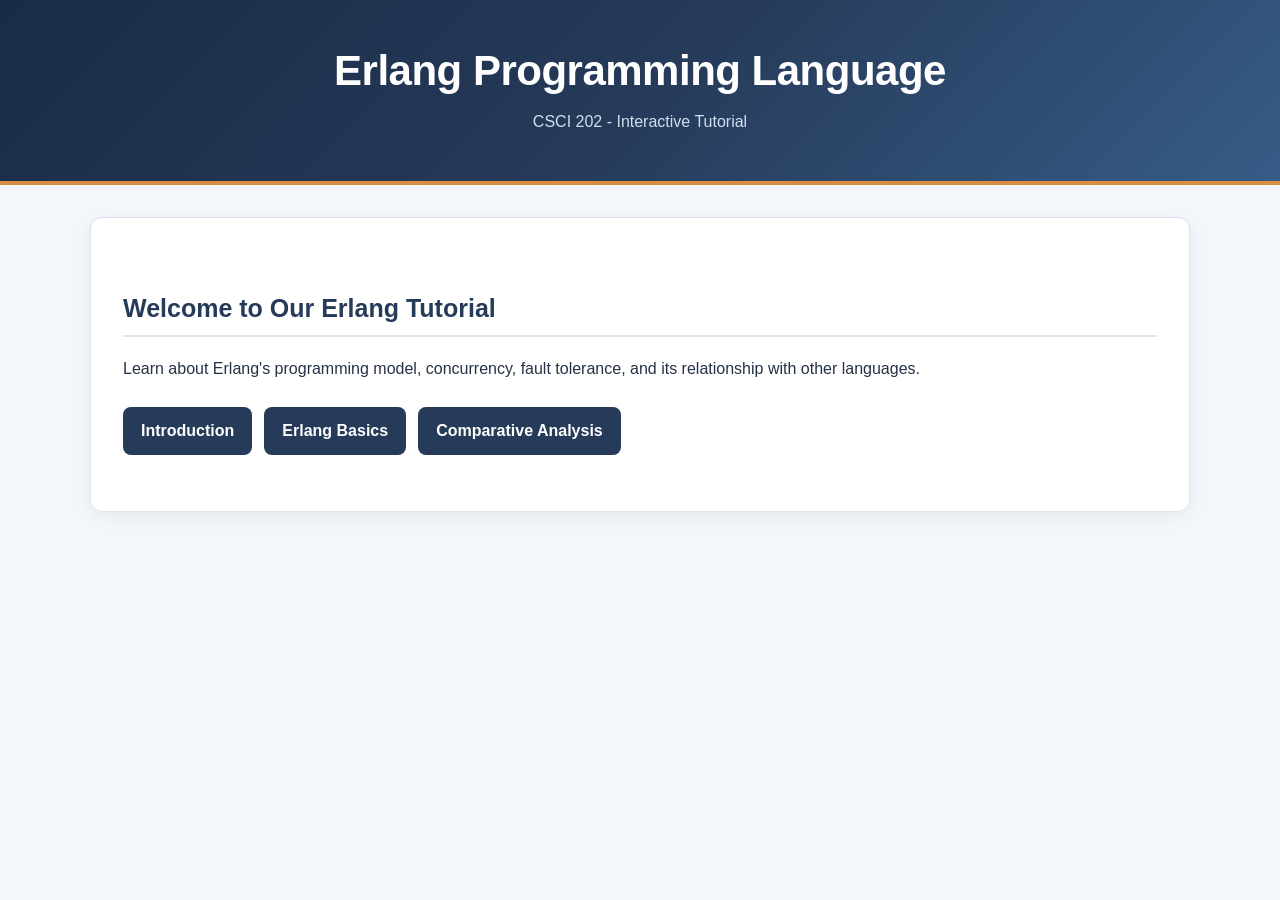
<file: index.html>
<!DOCTYPE html>
<html lang="en">
<head>
    <meta charset="UTF-8">
    <meta name="viewport"
          content="width=device-width, initial-scale=1.0">
    <title>CSCI 202 - Erlang Tutorial</title>
    <link rel="stylesheet" href="style.css">
</head>
<body>
    <header>
        <h1>Erlang Programming Language</h1>
        <p>CSCI 202 - Interactive Tutorial</p>
    </header>

    <main>
        <h2>Welcome to Our Erlang Tutorial</h2>
        <p>
            Learn about Erlang's programming model,
            concurrency, fault tolerance, and its
            relationship with other languages.
        </p>

        <nav>
            <a href="sections/introduction.html">Introduction</a>
            <a href="sections/erlang-basics.html">Erlang Basics</a>
            <a href="sections/comparative-analysis.html">Comparative Analysis</a>
        </nav>
    </main>
</body>
</html>
</file>
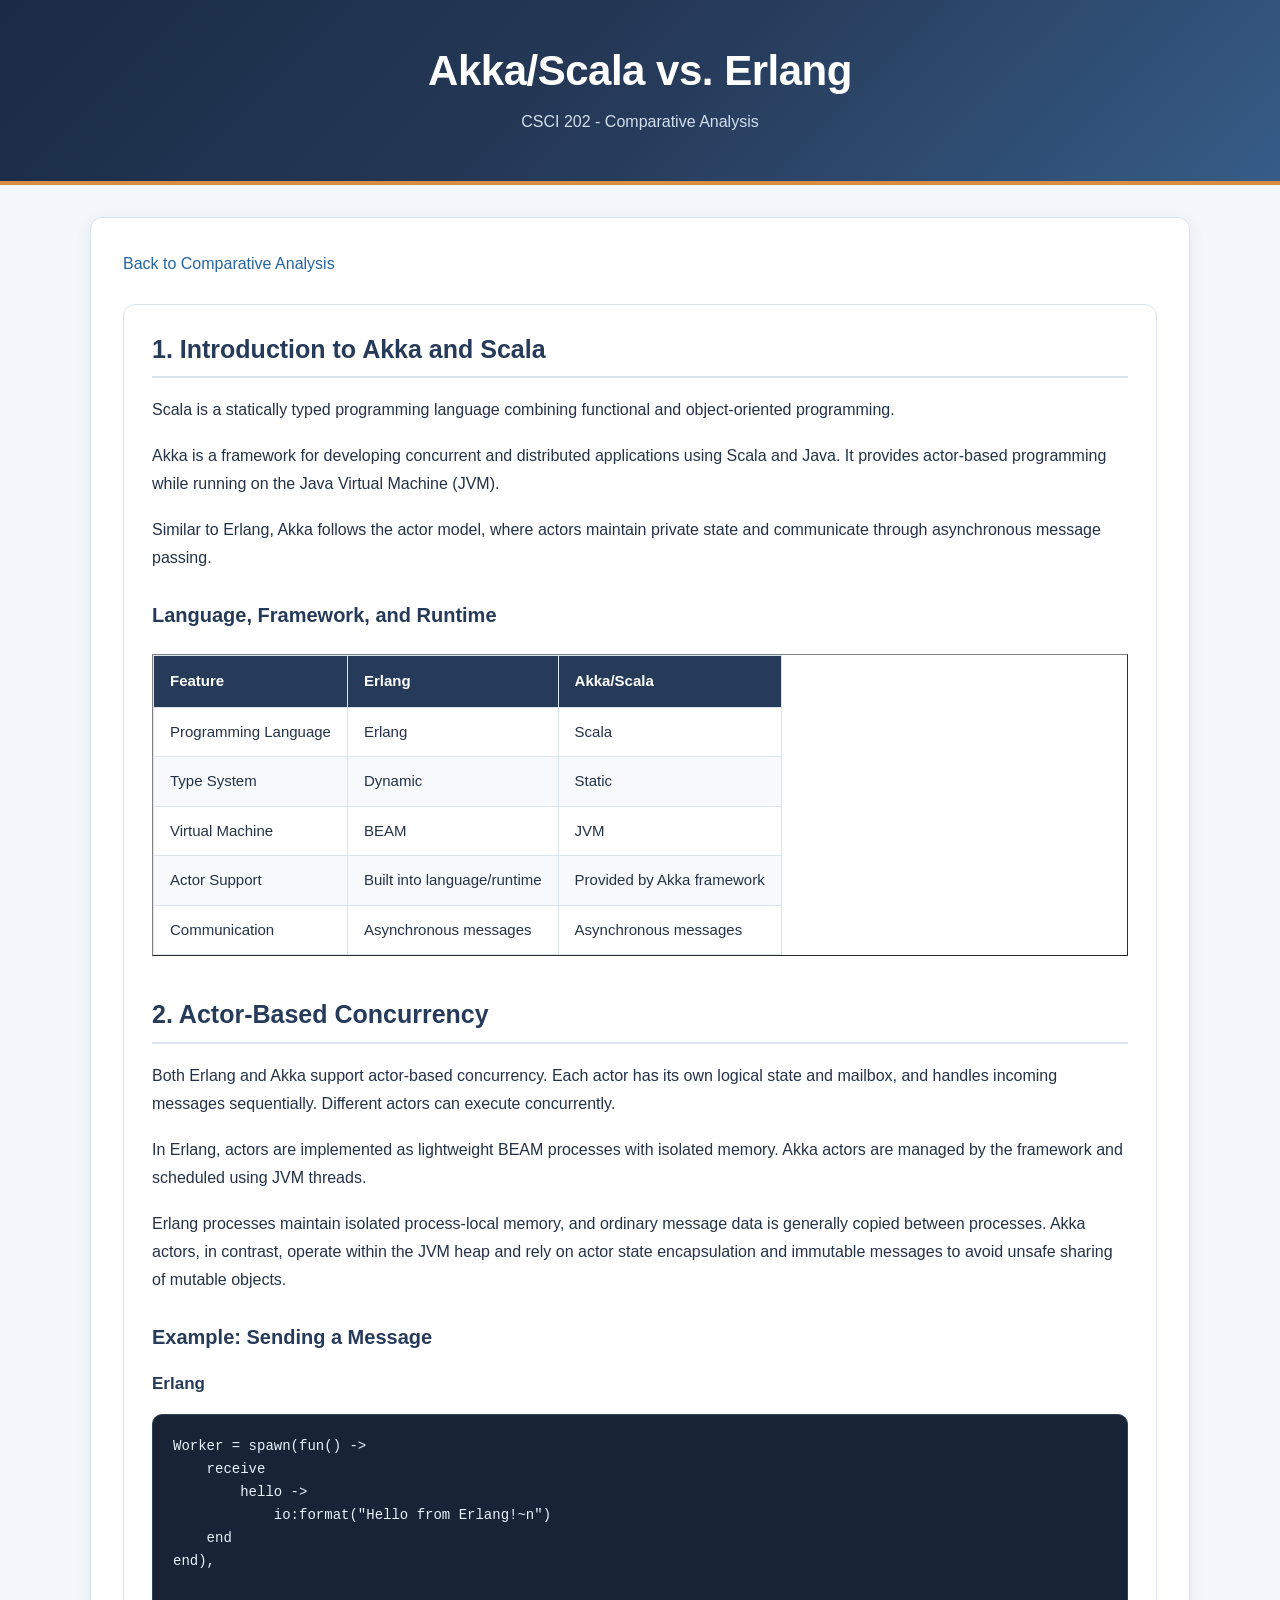
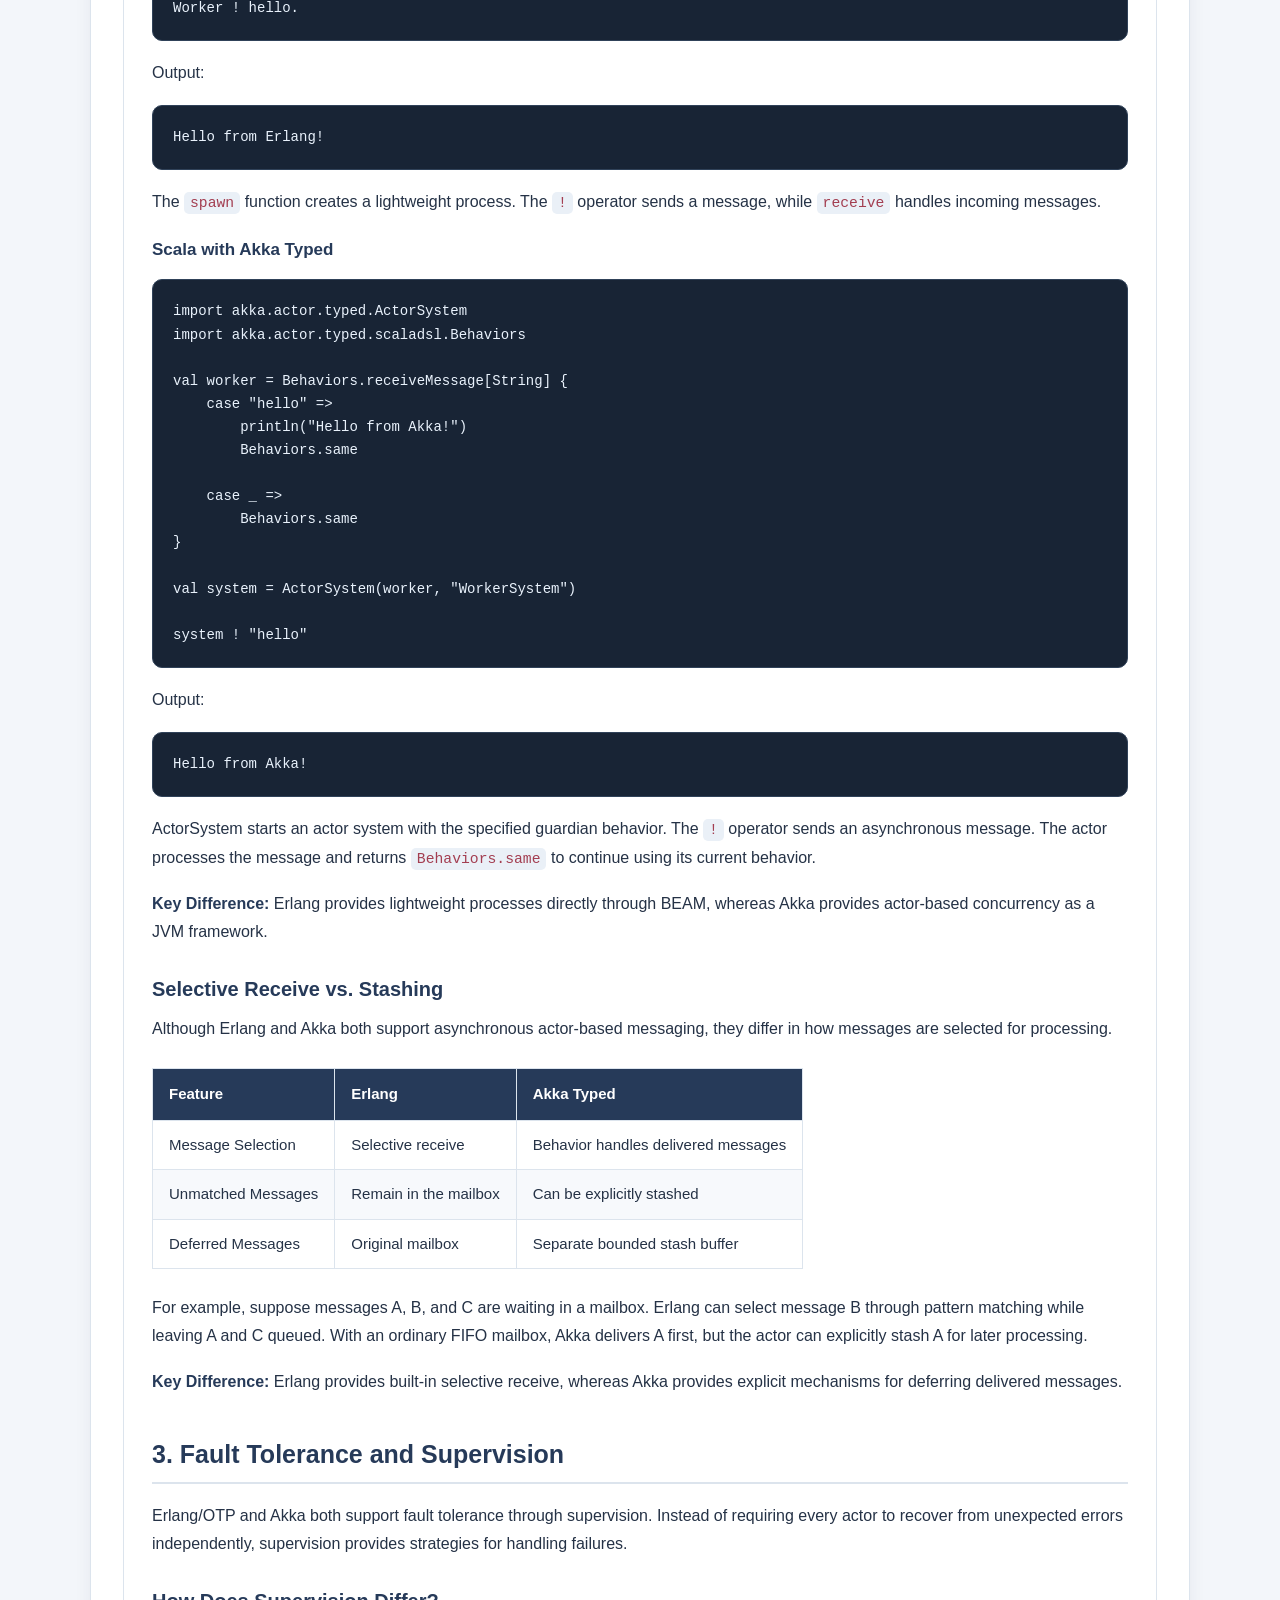
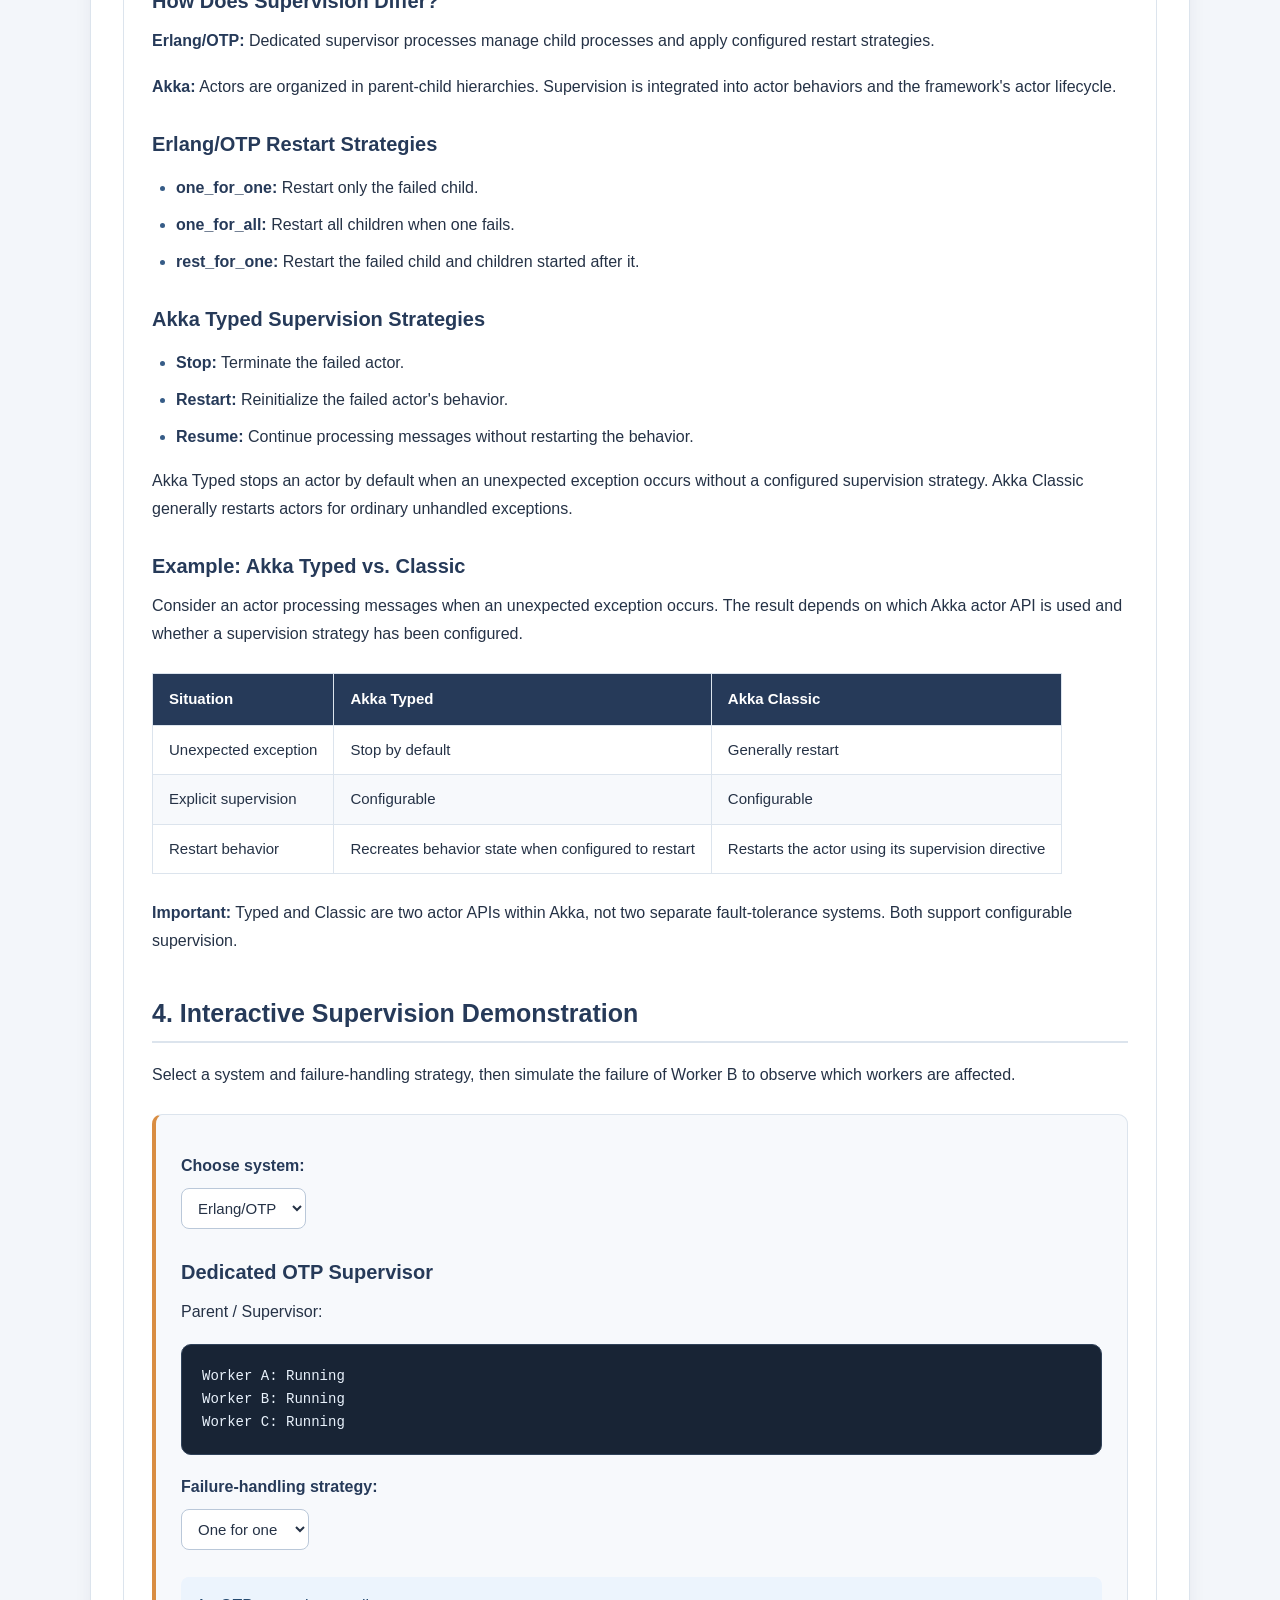
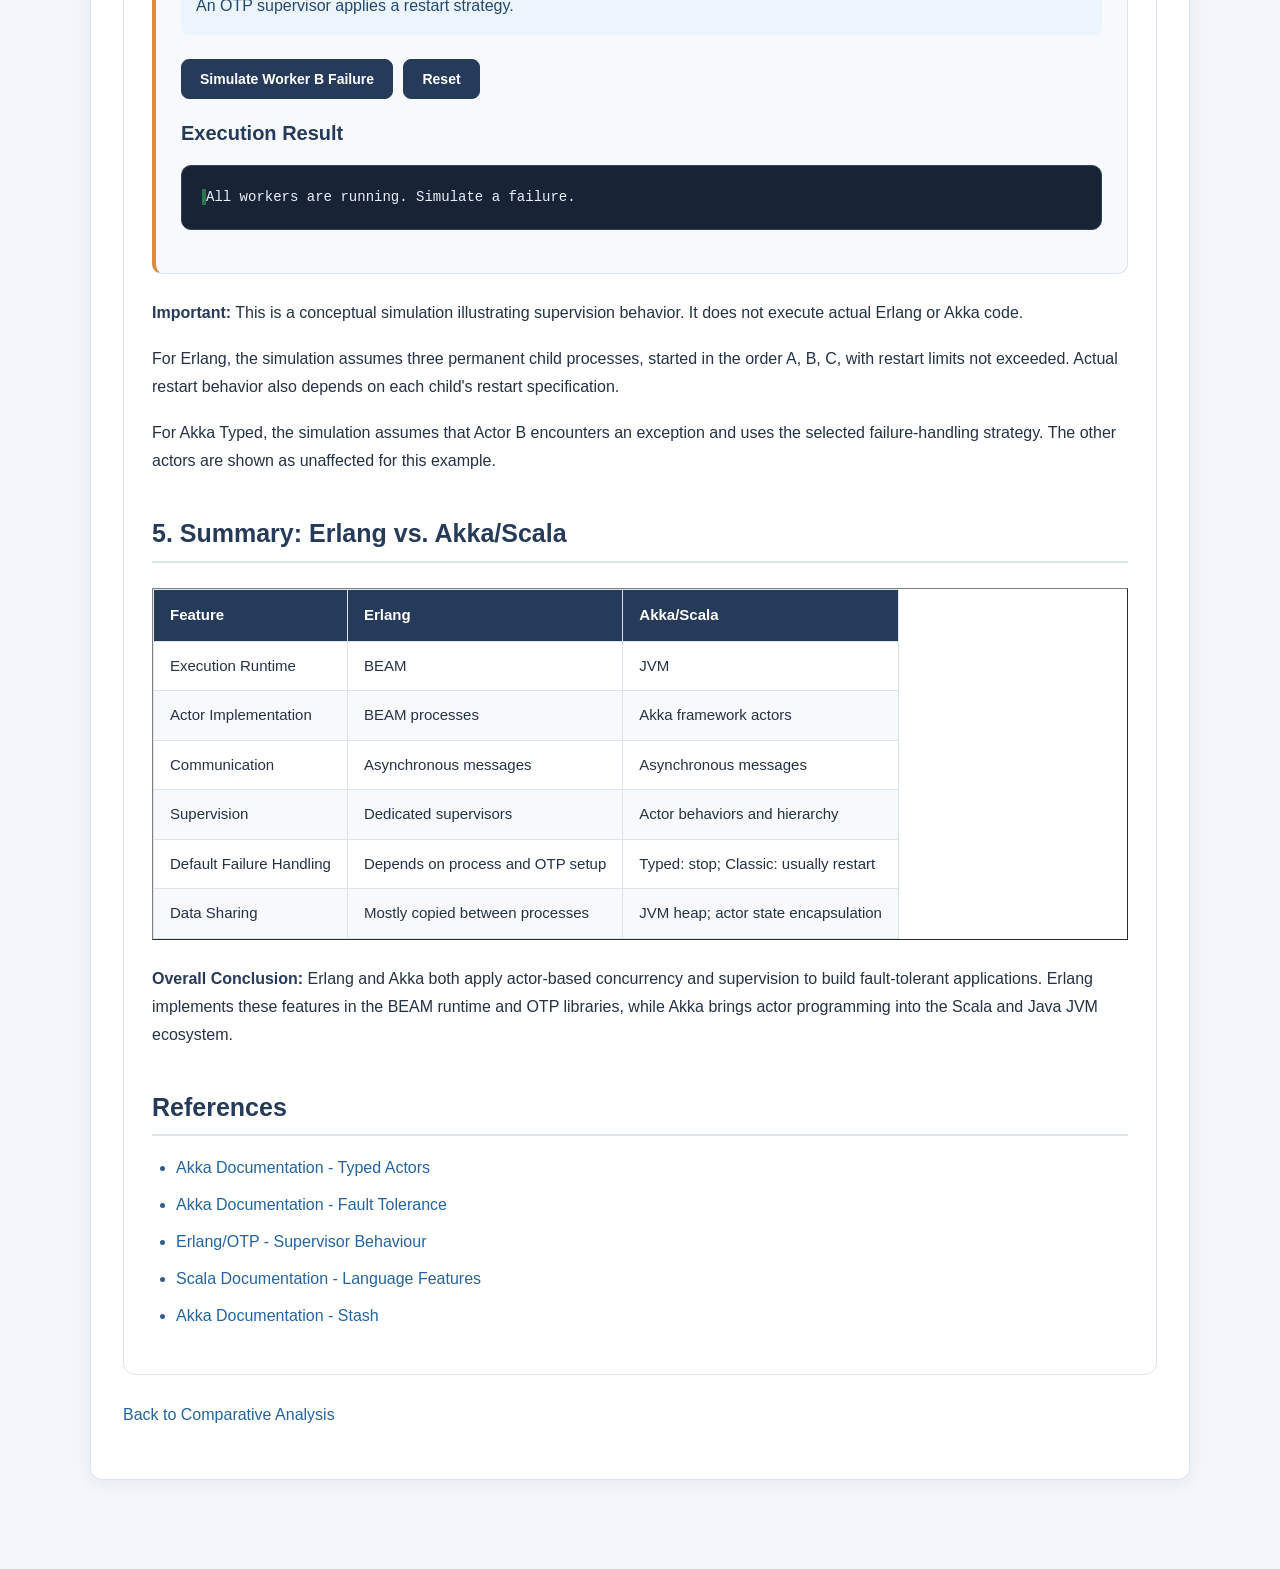
<file: sections/akka-scala.html>
<!DOCTYPE html>
<html lang="en">
<head>
    <meta charset="UTF-8">
    <meta name="viewport"
          content="width=device-width, initial-scale=1.0">
    <title>Akka/Scala vs. Erlang - CSCI 202</title>
    <link rel="stylesheet" href="../style.css">
</head>

<body>
    <header>
        <h1>Akka/Scala vs. Erlang</h1>
        <p>CSCI 202 - Comparative Analysis</p>
    </header>

    <main>
        <a href="comparative-analysis.html">
            Back to Comparative Analysis
        </a>

        <section id="akka-scala">

            <h2>1. Introduction to Akka and Scala</h2>

            <p>
                Scala is a statically typed programming
                language combining functional and
                object-oriented programming.
            </p>

            <p>
                Akka is a framework for developing
                concurrent and distributed applications
                using Scala and Java. It provides
                actor-based programming while running
                on the Java Virtual Machine (JVM).
            </p>

            <p>
                Similar to Erlang, Akka follows the
                actor model, where actors maintain
                private state and communicate through
                asynchronous message passing.
            </p>

            <h3>Language, Framework, and Runtime</h3>

            <table border="1" cellpadding="10">
                <thead>
                    <tr>
                        <th>Feature</th>
                        <th>Erlang</th>
                        <th>Akka/Scala</th>
                    </tr>
                </thead>
                <tbody>
                    <tr>
                        <td>Programming Language</td>
                        <td>Erlang</td>
                        <td>Scala</td>
                    </tr>
                    <tr>
                        <td>Type System</td>
                        <td>Dynamic</td>
                        <td>Static</td>
                    </tr>
                    <tr>
                        <td>Virtual Machine</td>
                        <td>BEAM</td>
                        <td>JVM</td>
                    </tr>
                    <tr>
                        <td>Actor Support</td>
                        <td>Built into language/runtime</td>
                        <td>Provided by Akka framework</td>
                    </tr>
                    <tr>
                        <td>Communication</td>
                        <td>Asynchronous messages</td>
                        <td>Asynchronous messages</td>
                    </tr>
                </tbody>
            </table>

            <h2>2. Actor-Based Concurrency</h2>

            <p>
                Both Erlang and Akka support actor-based
                concurrency. Each actor has its own
                logical state and mailbox, and handles
                incoming messages sequentially.
                Different actors can execute concurrently.
            </p>

            <p>
                In Erlang, actors are implemented as
                lightweight BEAM processes with isolated
                memory. Akka actors are managed by the
                framework and scheduled using JVM threads.
            </p>
            <p>
                Erlang processes maintain isolated process-local memory,
                and ordinary message data is generally copied between
                processes. Akka actors, in contrast, operate within the
                JVM heap and rely on actor state encapsulation and
                immutable messages to avoid unsafe sharing of mutable
                objects.
            </p>
            
            <h3>Example: Sending a Message</h3>

            <h4>Erlang</h4>

            <pre><code>Worker = spawn(fun() -&gt;
    receive
        hello -&gt;
            io:format("Hello from Erlang!~n")
    end
end),

Worker ! hello.</code></pre>

            <p>Output:</p>

            <pre><code>Hello from Erlang!</code></pre>

            <p>
                The <code>spawn</code> function creates
                a lightweight process.
                The <code>!</code> operator sends
                a message, while <code>receive</code>
                handles incoming messages.
            </p>

            <h4>Scala with Akka Typed</h4>

            <pre><code>import akka.actor.typed.ActorSystem
import akka.actor.typed.scaladsl.Behaviors

val worker = Behaviors.receiveMessage[String] {
    case "hello" =&gt;
        println("Hello from Akka!")
        Behaviors.same

    case _ =&gt;
        Behaviors.same
}

val system = ActorSystem(worker, "WorkerSystem")

system ! "hello"</code></pre>

            <p>Output:</p>

            <pre><code>Hello from Akka!</code></pre>

            <p>
                ActorSystem starts an actor system
                with the specified guardian behavior.
                The <code>!</code> operator sends
                an asynchronous message.
                The actor processes the message and
                returns <code>Behaviors.same</code>
                to continue using its current behavior.
            </p>

            <p>
                <strong>Key Difference:</strong>
                Erlang provides lightweight processes
                directly through BEAM, whereas Akka
                provides actor-based concurrency as
                a JVM framework.
            </p>

            <h3>Selective Receive vs. Stashing</h3>

            <p>
                Although Erlang and Akka both support asynchronous actor-based
                messaging, they differ in how messages are selected for processing.
            </p>

            <table>
                <thead>
                    <tr>
                        <th>Feature</th>
                        <th>Erlang</th>
                        <th>Akka Typed</th>
                    </tr>
                </thead>
                <tbody>
                    <tr>
                        <td>Message Selection</td>
                        <td>Selective receive</td>
                        <td>Behavior handles delivered messages</td>
                    </tr>
                    <tr>
                        <td>Unmatched Messages</td>
                        <td>Remain in the mailbox</td>
                        <td>Can be explicitly stashed</td>
                    </tr>
                    <tr>
                        <td>Deferred Messages</td>
                        <td>Original mailbox</td>
                        <td>Separate bounded stash buffer</td>
                    </tr>
                </tbody>
            </table>

            <p>
                For example, suppose messages A, B, and C are waiting in a
                mailbox. Erlang can select message B through pattern matching
                while leaving A and C queued. With an ordinary FIFO mailbox,
                Akka delivers A first, but the actor can explicitly stash A
                for later processing.
            </p>

            <p>
                <strong>Key Difference:</strong>
                Erlang provides built-in selective receive, whereas Akka
                provides explicit mechanisms for deferring delivered messages.
            </p>
            
            <h2>3. Fault Tolerance and Supervision</h2>

            <p>
                Erlang/OTP and Akka both support
                fault tolerance through supervision.
                Instead of requiring every actor
                to recover from unexpected errors
                independently, supervision provides
                strategies for handling failures.
            </p>

            <h3>How Does Supervision Differ?</h3>

            <p>
                <strong>Erlang/OTP:</strong>
                Dedicated supervisor processes
                manage child processes and apply
                configured restart strategies.
            </p>

            <p>
                <strong>Akka:</strong>
                Actors are organized in parent-child
                hierarchies. Supervision is integrated
                into actor behaviors and the framework's
                actor lifecycle.
            </p>

            <h3>Erlang/OTP Restart Strategies</h3>

            <ul>
                <li>
                    <strong>one_for_one:</strong>
                    Restart only the failed child.
                </li>
                <li>
                    <strong>one_for_all:</strong>
                    Restart all children when one fails.
                </li>
                <li>
                    <strong>rest_for_one:</strong>
                    Restart the failed child and
                    children started after it.
                </li>
            </ul>

            <h3>Akka Typed Supervision Strategies</h3>

            <ul>
                <li>
                    <strong>Stop:</strong>
                    Terminate the failed actor.
                </li>
                <li>
                    <strong>Restart:</strong>
                    Reinitialize the failed actor's
                    behavior.
                </li>
                <li>
                    <strong>Resume:</strong>
                    Continue processing messages
                    without restarting the behavior.
                </li>
            </ul>

            <p>
                Akka Typed stops an actor by default
                when an unexpected exception occurs
                without a configured supervision
                strategy. Akka Classic generally
                restarts actors for ordinary
                unhandled exceptions.
            </p>

            <h3>Example: Akka Typed vs. Classic</h3>

            <p>
                Consider an actor processing messages
                when an unexpected exception occurs.
                The result depends on which Akka actor
                API is used and whether a supervision
                strategy has been configured.
            </p>

            <table>
                <thead>
                    <tr>
                        <th>Situation</th>
                        <th>Akka Typed</th>
                        <th>Akka Classic</th>
                    </tr>
                </thead>
                <tbody>
                    <tr>
                        <td>Unexpected exception</td>
                        <td>Stop by default</td>
                        <td>Generally restart</td>
                    </tr>
                    <tr>
                        <td>Explicit supervision</td>
                        <td>Configurable</td>
                        <td>Configurable</td>
                    </tr>
                    <tr>
                        <td>Restart behavior</td>
                        <td>
                            Recreates behavior state
                            when configured to restart
                        </td>
                        <td>
                            Restarts the actor using
                            its supervision directive
                        </td>
                    </tr>
                </tbody>
            </table>

            <p>
                <strong>Important:</strong>
                Typed and Classic are two actor APIs
                within Akka, not two separate
                fault-tolerance systems. Both support
                configurable supervision.
            </p>

            <h2>4. Interactive Supervision Demonstration</h2>

            <p>
                Select a system and failure-handling
                strategy, then simulate the failure
                of Worker B to observe which workers
                are affected.
            </p>

            <div class="supervision-demo">

                <label for="supervision-system">
                    Choose system:
                </label>

                <select id="supervision-system">
                    <option value="erlang">
                        Erlang/OTP
                    </option>
                    <option value="akka">
                        Akka Typed
                    </option>
                </select>

                <h3 id="supervisor-label"></h3>

                <p>Parent / Supervisor:</p>

                <pre><code id="supervision-workers"></code></pre>

                <label for="supervision-strategy">
                    Failure-handling strategy:
                </label>

                <select id="supervision-strategy"></select>

                <p id="supervision-explanation"></p>

                <button id="supervision-fail">
                    Simulate Worker B Failure
                </button>

                <button id="supervision-reset">
                    Reset
                </button>

                <h3>Execution Result</h3>

                <pre><code id="supervision-result"></code></pre>

            </div>

            <p>
                <strong>Important:</strong>
                This is a conceptual simulation
                illustrating supervision behavior.
                It does not execute actual Erlang
                or Akka code.
            </p>

            <p>
                For Erlang, the simulation assumes
                three permanent child processes,
                started in the order A, B, C,
                with restart limits not exceeded.
                Actual restart behavior also depends
                on each child's restart specification.
            </p>

            <p>
                For Akka Typed, the simulation assumes
                that Actor B encounters an exception
                and uses the selected failure-handling
                strategy. The other actors are shown
                as unaffected for this example.
            </p>

            <h2>5. Summary: Erlang vs. Akka/Scala</h2>

            <table border="1" cellpadding="10">
                <thead>
                    <tr>
                        <th>Feature</th>
                        <th>Erlang</th>
                        <th>Akka/Scala</th>
                    </tr>
                </thead>
                <tbody>
                    <tr>
                        <td>Execution Runtime</td>
                        <td>BEAM</td>
                        <td>JVM</td>
                    </tr>
                    <tr>
                        <td>Actor Implementation</td>
                        <td>BEAM processes</td>
                        <td>Akka framework actors</td>
                    </tr>
                    <tr>
                        <td>Communication</td>
                        <td>Asynchronous messages</td>
                        <td>Asynchronous messages</td>
                    </tr>
                    <tr>
                        <td>Supervision</td>
                        <td>Dedicated supervisors</td>
                        <td>Actor behaviors and hierarchy</td>
                    </tr>
                    <tr>
                        <td>Default Failure Handling</td>
                        <td>Depends on process and OTP setup</td>
                        <td>Typed: stop; Classic: usually restart</td>
                    </tr>
                    <tr>
                        <td>Data Sharing</td>
                        <td>Mostly copied between processes</td>
                        <td>JVM heap; actor state encapsulation</td>
                    </tr>
                </tbody>
            </table>

            <p>
                <strong>Overall Conclusion:</strong>
                Erlang and Akka both apply actor-based
                concurrency and supervision to build
                fault-tolerant applications.
                Erlang implements these features in
                the BEAM runtime and OTP libraries,
                while Akka brings actor programming
                into the Scala and Java JVM ecosystem.
            </p>

            <h2>References</h2>

            <ul>
                <li>
                    <a href="https://doc.akka.io/libraries/akka-core/current/typed/actors.html"
                       target="_blank"
                       rel="noopener noreferrer">
                        Akka Documentation - Typed Actors
                    </a>
                </li>
                <li>
                    <a href="https://doc.akka.io/libraries/akka-core/current/typed/fault-tolerance.html"
                       target="_blank"
                       rel="noopener noreferrer">
                        Akka Documentation - Fault Tolerance
                    </a>
                </li>
                <li>
                    <a href="https://www.erlang.org/doc/apps/stdlib/supervisor.html"
                       target="_blank"
                       rel="noopener noreferrer">
                        Erlang/OTP - Supervisor Behaviour
                    </a>
                </li>
                <li>
                    <a href="https://docs.scala-lang.org/scala3/book/scala-features.html"
                       target="_blank"
                       rel="noopener noreferrer">
                        Scala Documentation - Language Features
                    </a>
                </li>
                <li>
                    <a href="https://doc.akka.io/libraries/akka-core/current/typed/stash.html"
                       target="_blank"
                       rel="noopener noreferrer">
                        Akka Documentation - Stash
                    </a>
                </li>
            </ul>

        </section>

        <p>
            <a href="comparative-analysis.html">
                Back to Comparative Analysis
            </a>
        </p>
    </main>

    <!-- Interactive supervision demonstration -->

    <script>
    (() => {
        const systemSelect =
            document.getElementById("supervision-system");
        const strategySelect =
            document.getElementById("supervision-strategy");
        const supervisorLabel =
            document.getElementById("supervisor-label");
        const workers =
            document.getElementById("supervision-workers");
        const explanation =
            document.getElementById("supervision-explanation");
        const result =
            document.getElementById("supervision-result");
        const failButton =
            document.getElementById("supervision-fail");
        const resetButton =
            document.getElementById("supervision-reset");

        const strategies = {
            erlang: [
                ["one_for_one", "One for one"],
                ["one_for_all", "One for all"],
                ["rest_for_one", "Rest for one"]
            ],
            akka: [
                ["stop", "Stop (Typed default)"],
                ["restart", "Restart"],
                ["resume", "Resume"]
            ]
        };

        const outcomes = {
            one_for_one: {
                states: ["Running", "Restarted", "Running"],
                message: "Only Worker B is restarted."
            },
            one_for_all: {
                states: ["Restarted", "Restarted", "Restarted"],
                message: "All three workers are restarted."
            },
            rest_for_one: {
                states: ["Running", "Restarted", "Restarted"],
                message:
                    "Worker B and later-started Worker C are restarted."
            },
            stop: {
                states: ["Running", "Stopped", "Running"],
                message: "Child B stops. Its parent remains active."
            },
            restart: {
                states: ["Running", "Restarted", "Running"],
                message:
                    "Child B restarts with fresh behavior state."
            },
            resume: {
                states: ["Running", "Resumed", "Running"],
                message:
                    "Child B continues without reinitialization."
            }
        };

        let failed = false;

        function renderSupervision() {
            const system = systemSelect.value;
            const strategy = strategySelect.value;

            supervisorLabel.textContent =
                system === "erlang"
                    ? "Dedicated OTP Supervisor"
                    : "Akka Parent Actor";

            const states = failed
                ? outcomes[strategy].states
                : ["Running", "Running", "Running"];

            workers.textContent =
                states.map((state, i) =>
                    `Worker ${"ABC"[i]}: ${state}`
                ).join("\n");

            explanation.textContent =
                system === "erlang"
                    ? "An OTP supervisor applies a restart strategy."
                    : "Akka Typed applies the configured behavior strategy.";

            result.textContent = failed
                ? outcomes[strategy].message
                : "All workers are running. Simulate a failure.";

            failButton.disabled = failed;
        }

        function changeSystem() {
            const system = systemSelect.value;

            strategySelect.innerHTML = "";

            strategies[system].forEach(([value, label]) => {
                const option = document.createElement("option");
                option.value = value;
                option.textContent = label;
                strategySelect.appendChild(option);
            });

            failed = false;
            renderSupervision();
        }

        systemSelect.addEventListener("change", changeSystem);

        strategySelect.addEventListener("change", () => {
            failed = false;
            renderSupervision();
        });

        failButton.addEventListener("click", () => {
            failed = true;
            renderSupervision();
        });

        resetButton.addEventListener("click", () => {
            failed = false;
            renderSupervision();
        });

        changeSystem();
    })();
    </script>

</body>
</html>
</file>
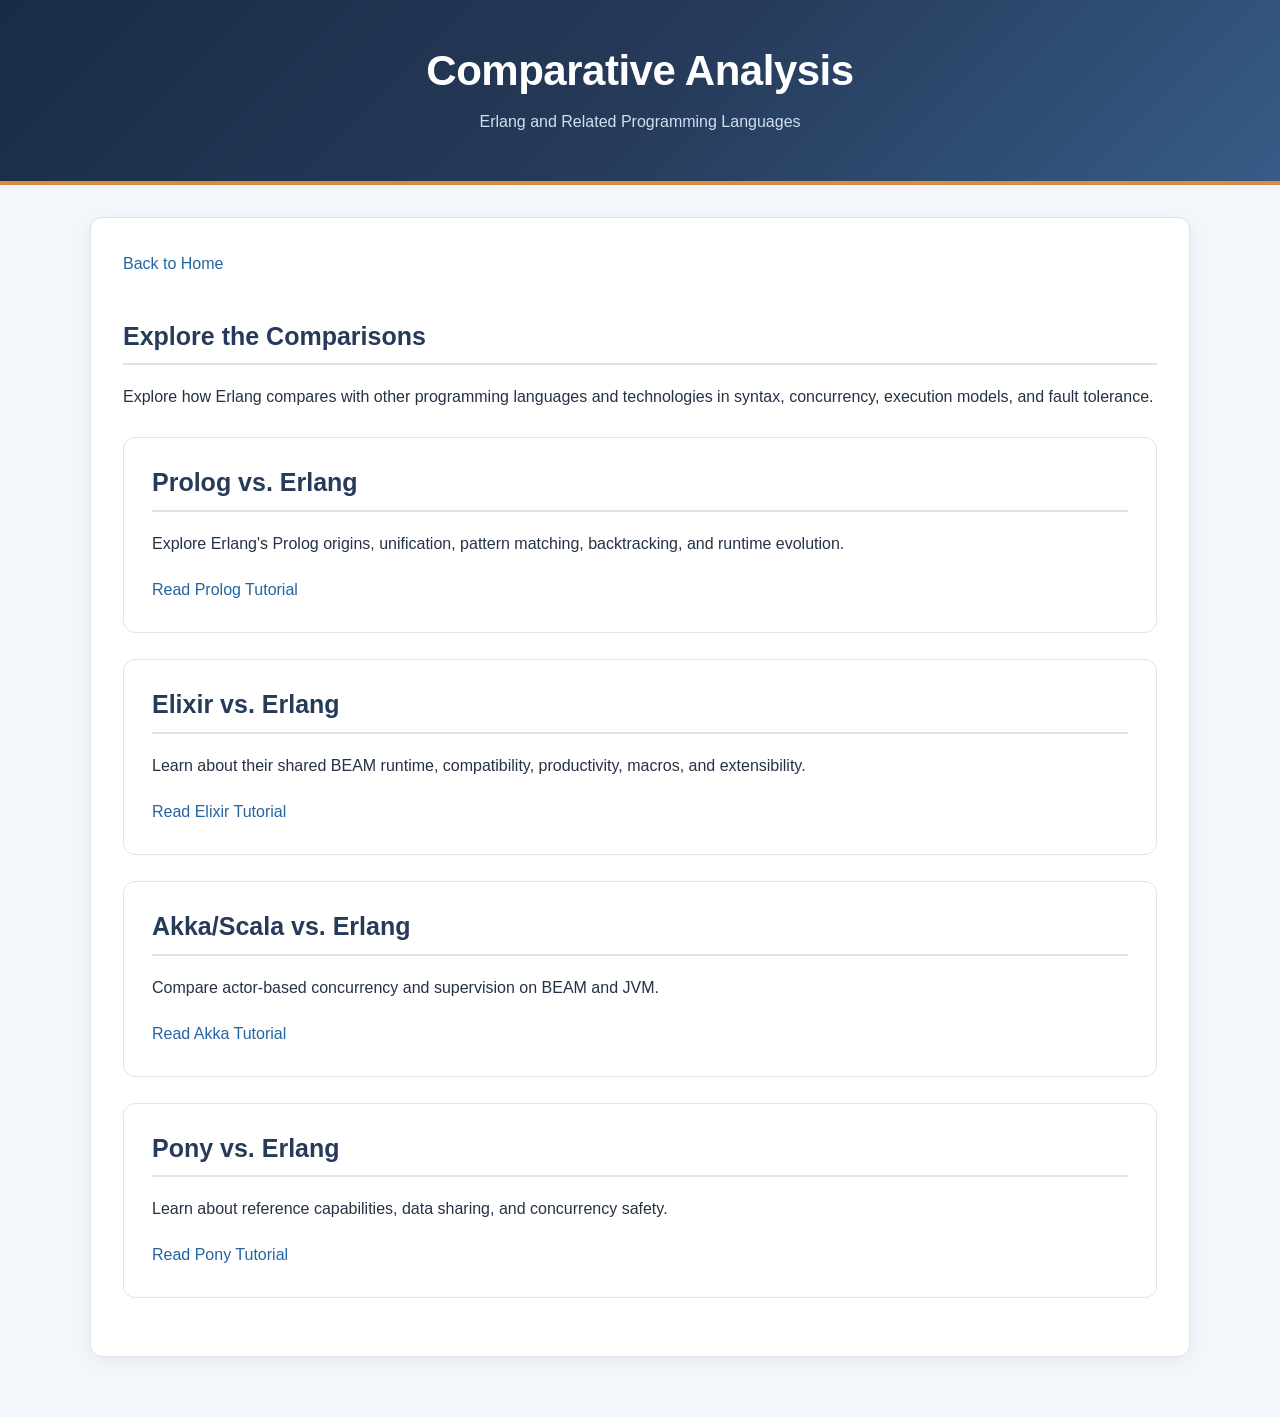
<file: sections/comparative-analysis.html>
<!DOCTYPE html>
<html lang="en">
<head>
    <meta charset="UTF-8">
    <meta name="viewport"
          content="width=device-width, initial-scale=1.0">
    <title>Comparative Analysis - Erlang</title>
    <link rel="stylesheet" href="../style.css">
</head>

<body>
    <header>
        <h1>Comparative Analysis</h1>
        <p>Erlang and Related Programming Languages</p>
    </header>

    <main>
        <a href="../index.html">Back to Home</a>

        <h2>Explore the Comparisons</h2>

        <p>
            Explore how Erlang compares with other
            programming languages and technologies
            in syntax, concurrency, execution models,
            and fault tolerance.
        </p>

        <section>
            <h2>Prolog vs. Erlang</h2>
            <p>
                Explore Erlang's Prolog origins,
                unification, pattern matching,
                backtracking, and runtime evolution.
            </p>
            <a href="prolog.html">Read Prolog Tutorial</a>
        </section>

        <section>
            <h2>Elixir vs. Erlang</h2>
            <p>
                Learn about their shared BEAM runtime,
                compatibility, productivity,
                macros, and extensibility.
            </p>
            <a href="elixir.html">Read Elixir Tutorial</a>
        </section>

        <section>
            <h2>Akka/Scala vs. Erlang</h2>
            <p>
                Compare actor-based concurrency
                and supervision on BEAM and JVM.
            </p>
            <a href="akka-scala.html">Read Akka Tutorial</a>
        </section>

        <section>
            <h2>Pony vs. Erlang</h2>
            <p>
                Learn about reference capabilities,
                data sharing, and concurrency safety.
            </p>
            <a href="pony.html">Read Pony Tutorial</a>
        </section>
    </main>
</body>
</html>
</file>
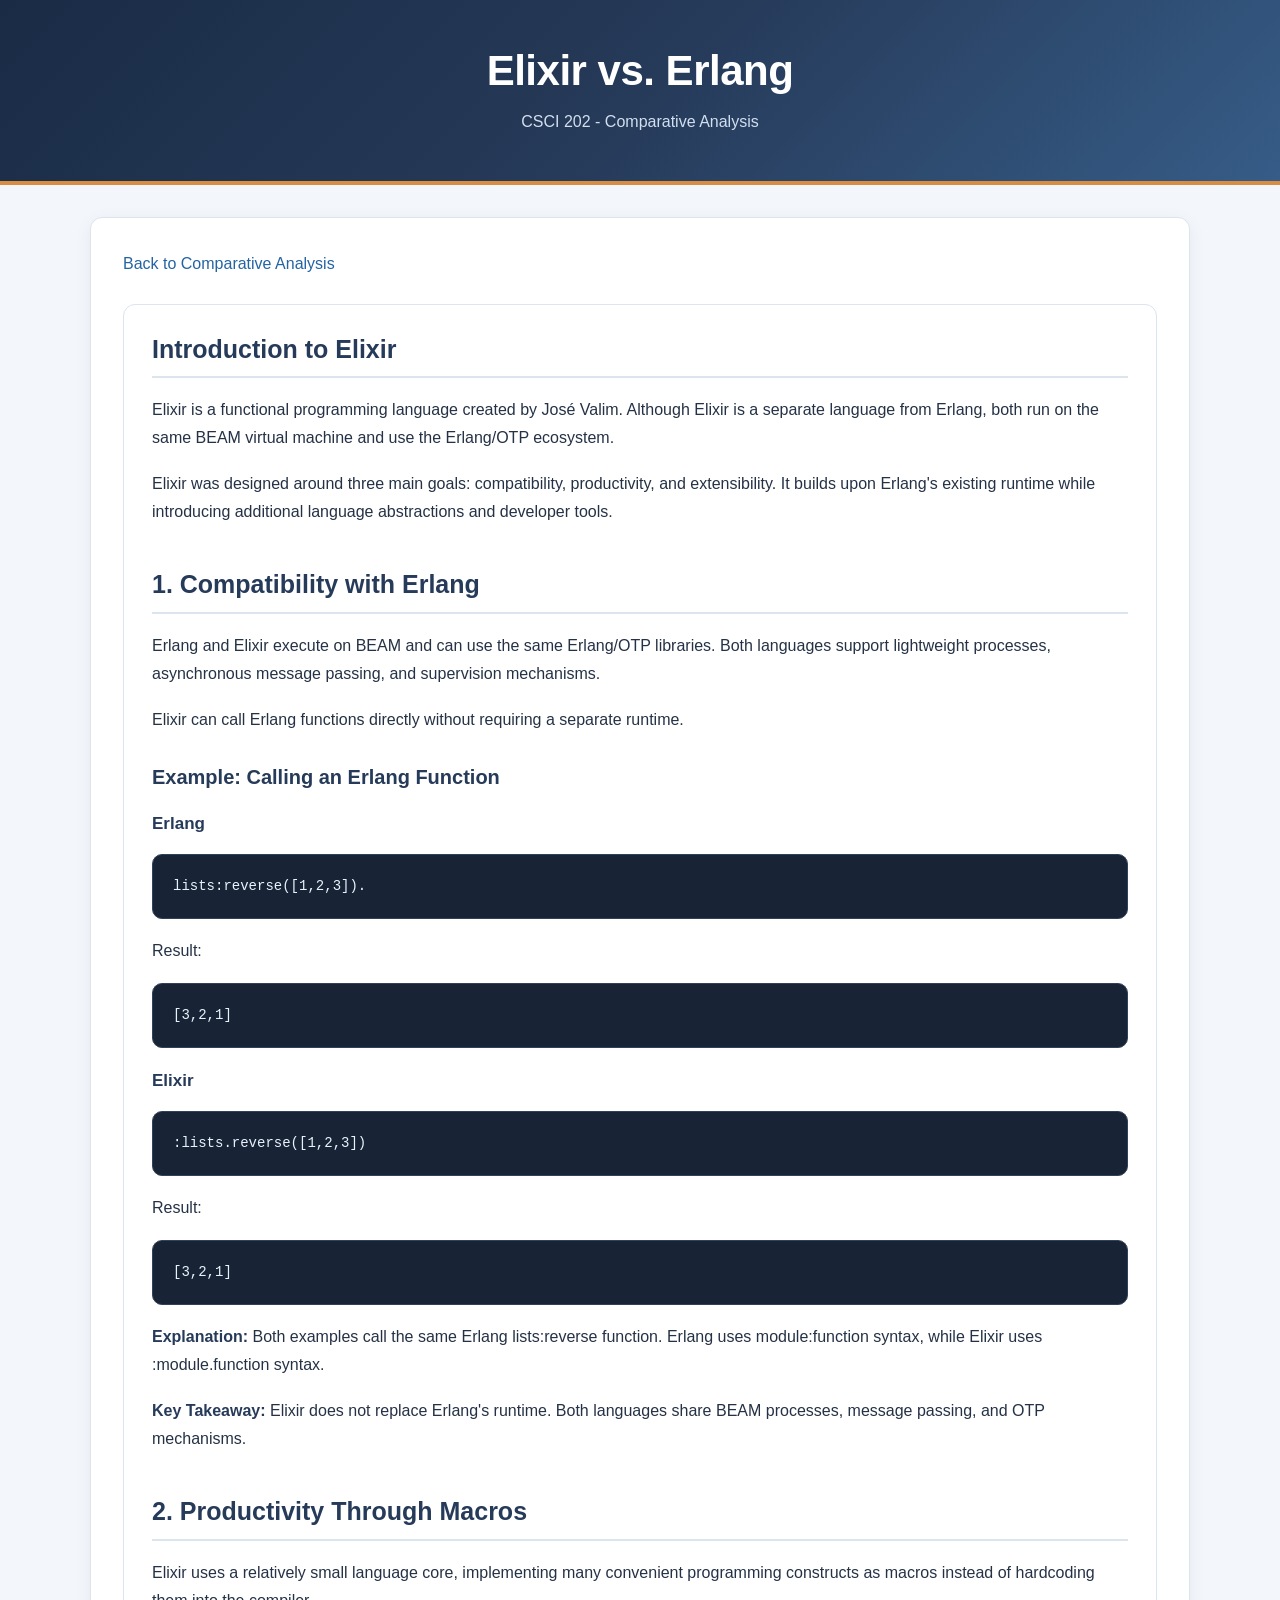
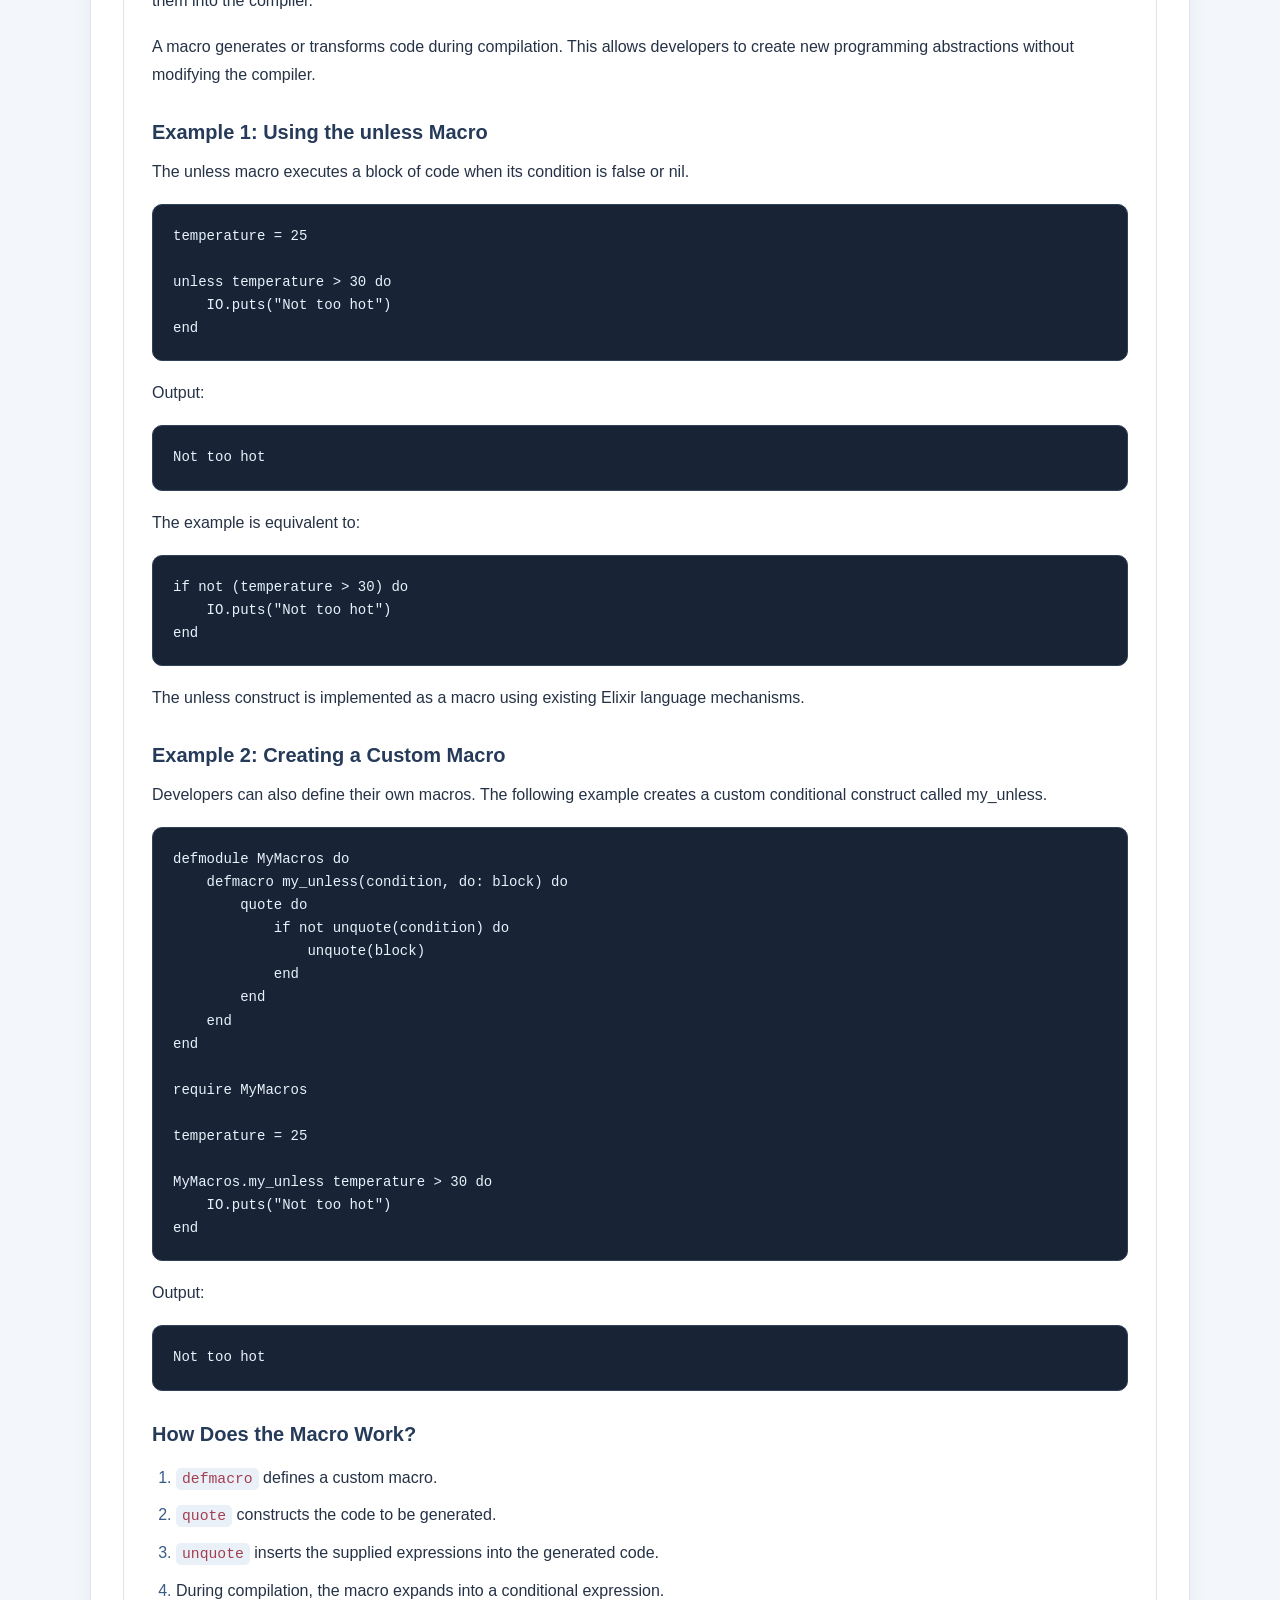
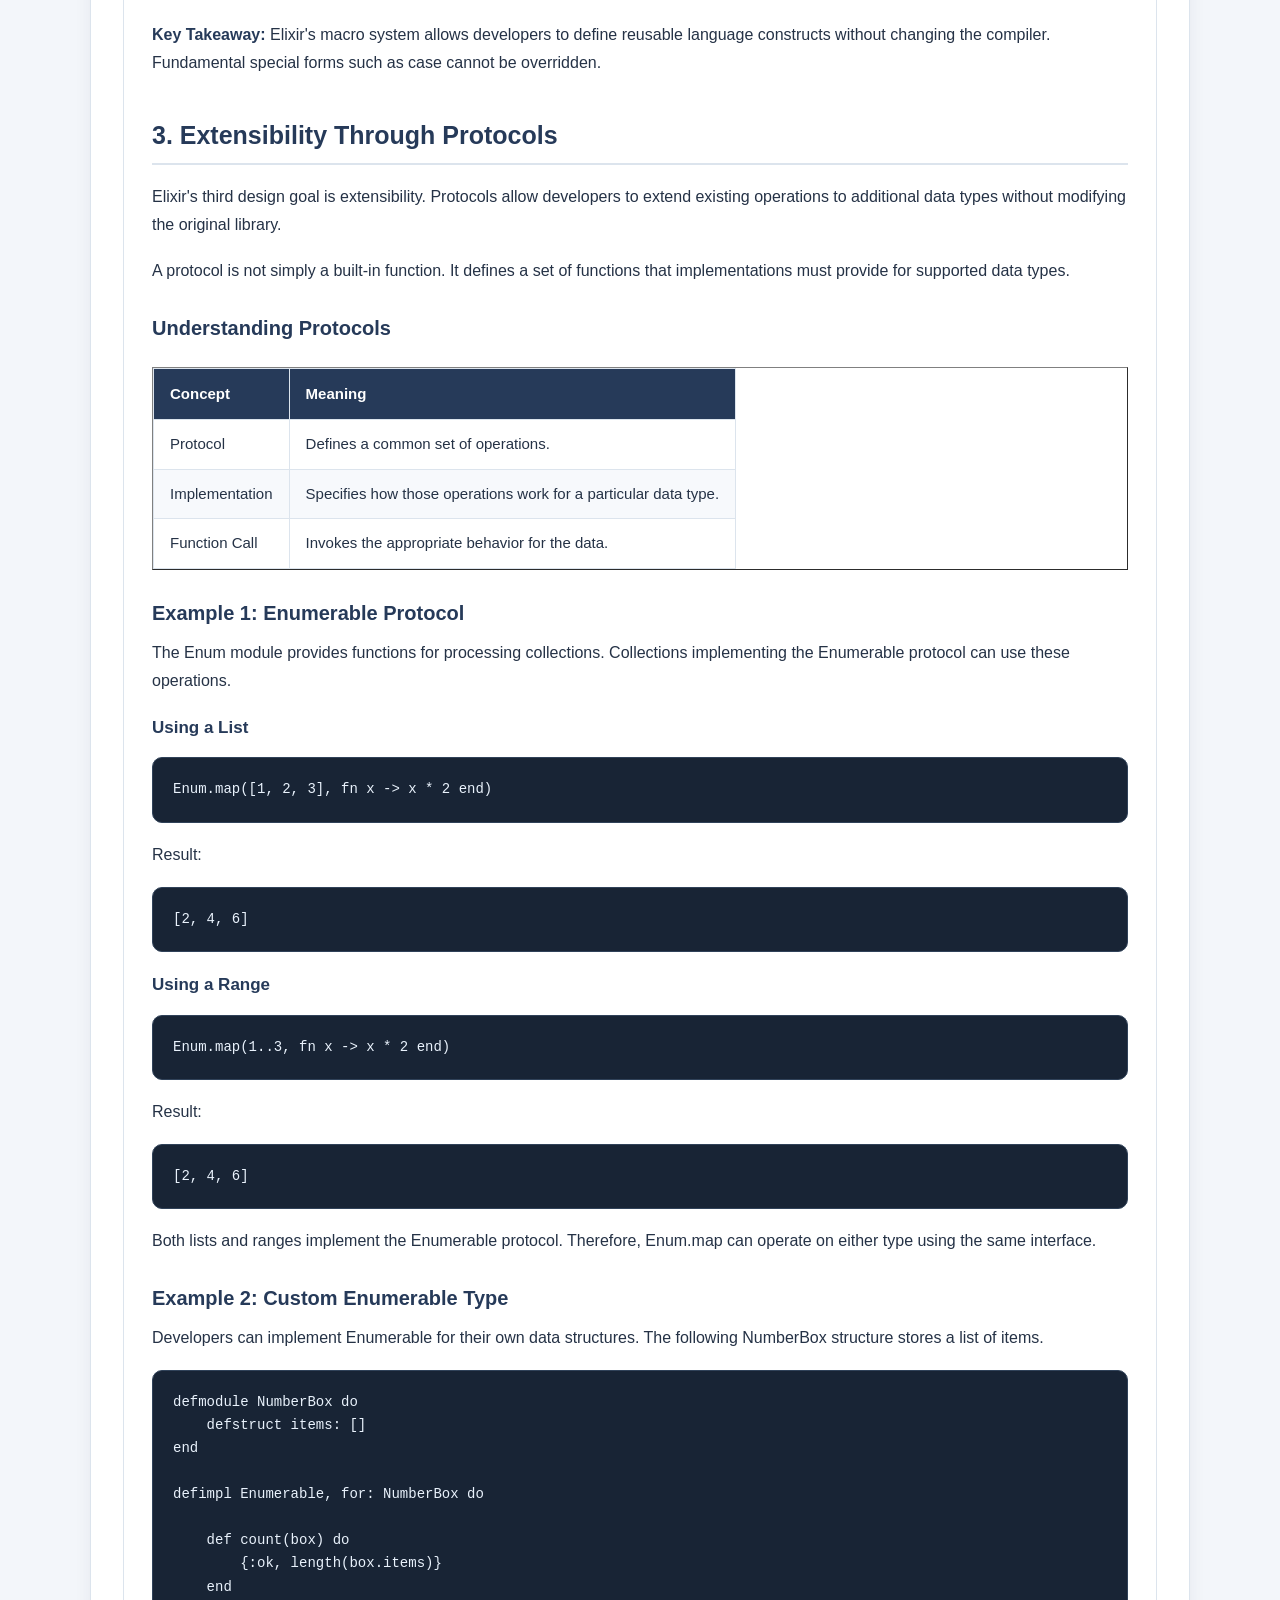
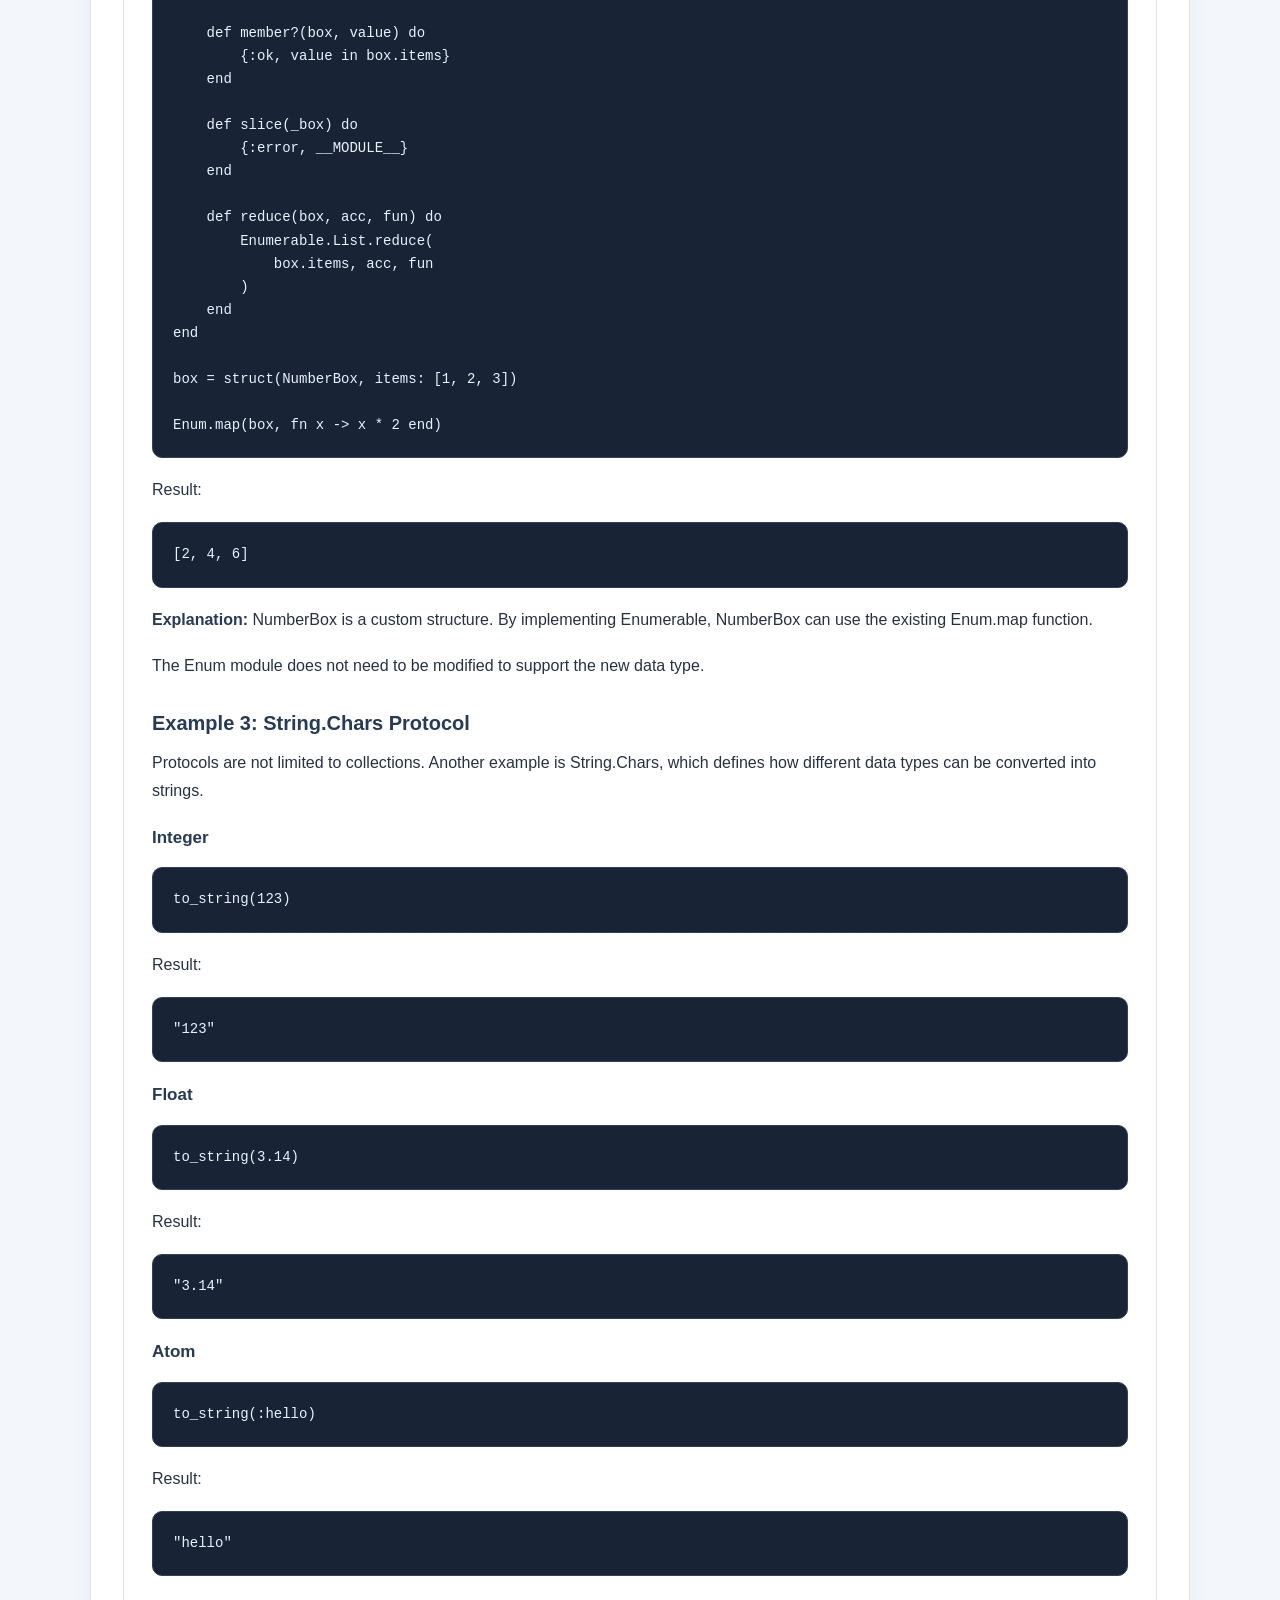
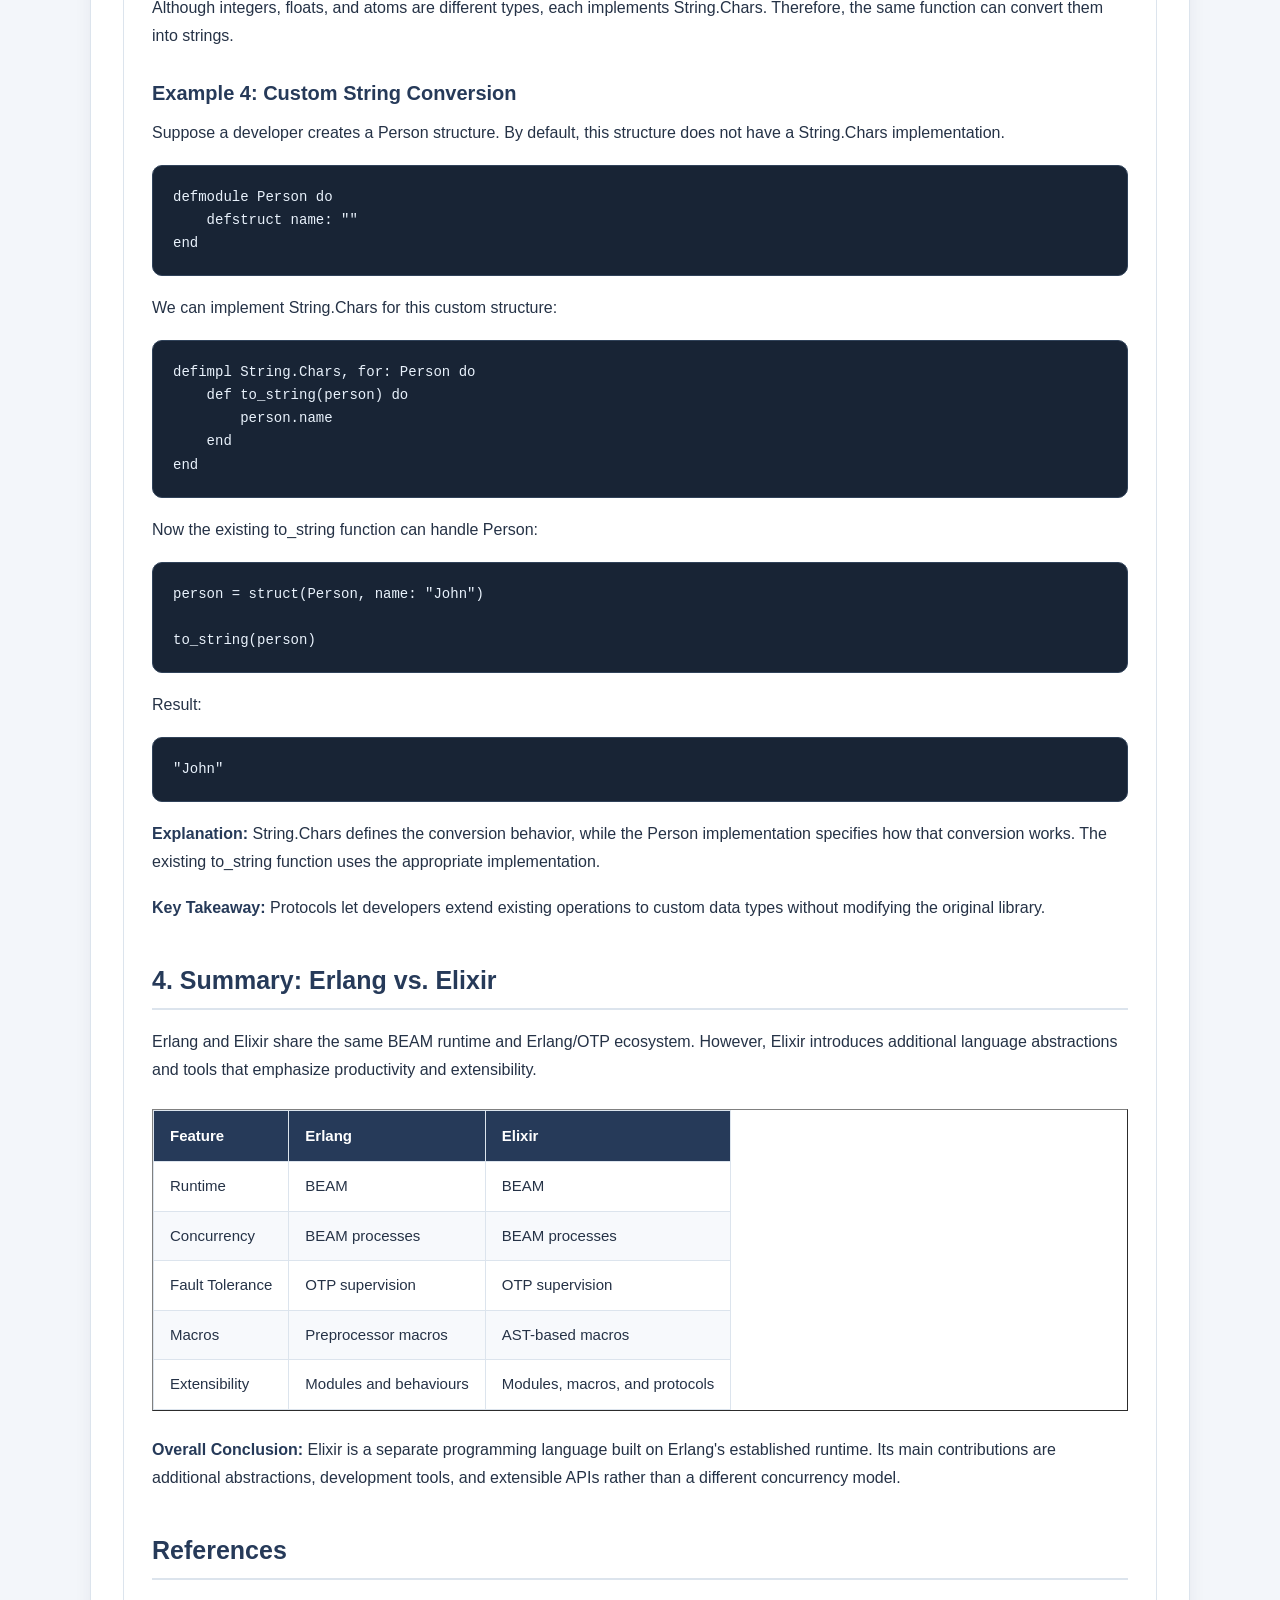
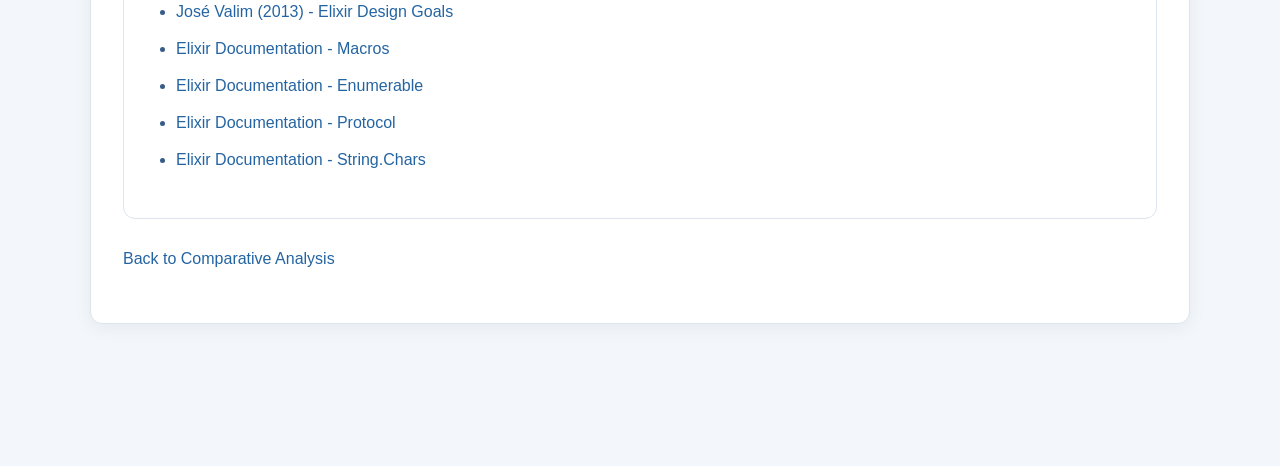
<file: sections/elixir.html>
<!DOCTYPE html>
<html lang="en">
<head>
    <meta charset="UTF-8">
    <meta name="viewport"
          content="width=device-width, initial-scale=1.0">
    <title>Elixir vs. Erlang - CSCI 202</title>
    <link rel="stylesheet" href="../style.css">
</head>

<body>
    <header>
        <h1>Elixir vs. Erlang</h1>
        <p>CSCI 202 - Comparative Analysis</p>
    </header>

    <main>
        <a href="comparative-analysis.html">
            Back to Comparative Analysis
        </a>

        <section id="elixir">

            <h2>Introduction to Elixir</h2>

            <p>
                Elixir is a functional programming language
                created by José Valim. Although Elixir is a
                separate language from Erlang, both run on
                the same BEAM virtual machine and use the
                Erlang/OTP ecosystem.
            </p>

            <p>
                Elixir was designed around three main goals:
                compatibility, productivity, and extensibility.
                It builds upon Erlang's existing runtime while
                introducing additional language abstractions
                and developer tools.
            </p>

            <!-- COMPATIBILITY -->

            <h2>1. Compatibility with Erlang</h2>

            <p>
                Erlang and Elixir execute on BEAM and can
                use the same Erlang/OTP libraries. Both
                languages support lightweight processes,
                asynchronous message passing, and
                supervision mechanisms.
            </p>

            <p>
                Elixir can call Erlang functions directly
                without requiring a separate runtime.
            </p>

            <h3>Example: Calling an Erlang Function</h3>

            <h4>Erlang</h4>

            <pre><code>lists:reverse([1,2,3]).</code></pre>

            <p>Result:</p>
            <pre><code>[3,2,1]</code></pre>

            <h4>Elixir</h4>

            <pre><code>:lists.reverse([1,2,3])</code></pre>

            <p>Result:</p>
            <pre><code>[3,2,1]</code></pre>

            <p>
                <strong>Explanation:</strong>
                Both examples call the same Erlang
                lists:reverse function. Erlang uses
                module:function syntax, while Elixir
                uses :module.function syntax.
            </p>

            <p>
                <strong>Key Takeaway:</strong>
                Elixir does not replace Erlang's runtime.
                Both languages share BEAM processes,
                message passing, and OTP mechanisms.
            </p>

            <!-- PRODUCTIVITY -->

            <h2>2. Productivity Through Macros</h2>

            <p>
                Elixir uses a relatively small language
                core, implementing many convenient
                programming constructs as macros
                instead of hardcoding them into
                the compiler.
            </p>

            <p>
                A macro generates or transforms code
                during compilation. This allows developers
                to create new programming abstractions
                without modifying the compiler.
            </p>

            <h3>Example 1: Using the unless Macro</h3>

            <p>
                The unless macro executes a block of
                code when its condition is false or nil.
            </p>

            <pre><code>temperature = 25

unless temperature &gt; 30 do
    IO.puts("Not too hot")
end</code></pre>

            <p>Output:</p>

            <pre><code>Not too hot</code></pre>

            <p>
                The example is equivalent to:
            </p>

            <pre><code>if not (temperature &gt; 30) do
    IO.puts("Not too hot")
end</code></pre>

            <p>
                The unless construct is implemented
                as a macro using existing Elixir
                language mechanisms.
            </p>

            <h3>Example 2: Creating a Custom Macro</h3>

            <p>
                Developers can also define their own
                macros. The following example creates
                a custom conditional construct called
                my_unless.
            </p>

            <pre><code>defmodule MyMacros do
    defmacro my_unless(condition, do: block) do
        quote do
            if not unquote(condition) do
                unquote(block)
            end
        end
    end
end

require MyMacros

temperature = 25

MyMacros.my_unless temperature &gt; 30 do
    IO.puts("Not too hot")
end</code></pre>

            <p>Output:</p>

            <pre><code>Not too hot</code></pre>

            <h3>How Does the Macro Work?</h3>

            <ol>
                <li>
                    <code>defmacro</code> defines
                    a custom macro.
                </li>
                <li>
                    <code>quote</code> constructs
                    the code to be generated.
                </li>
                <li>
                    <code>unquote</code> inserts the
                    supplied expressions into
                    the generated code.
                </li>
                <li>
                    During compilation, the macro
                    expands into a conditional
                    expression.
                </li>
            </ol>

            <p>
                <strong>Key Takeaway:</strong>
                Elixir's macro system allows developers
                to define reusable language constructs
                without changing the compiler.
                Fundamental special forms such as
                case cannot be overridden.
            </p>

            <!-- EXTENSIBILITY -->

            <h2>3. Extensibility Through Protocols</h2>

            <p>
                Elixir's third design goal is extensibility.
                Protocols allow developers to extend
                existing operations to additional data
                types without modifying the original
                library.
            </p>

            <p>
                A protocol is not simply a built-in
                function. It defines a set of functions
                that implementations must provide
                for supported data types.
            </p>

            <h3>Understanding Protocols</h3>

            <table border="1" cellpadding="10">
                <thead>
                    <tr>
                        <th>Concept</th>
                        <th>Meaning</th>
                    </tr>
                </thead>
                <tbody>
                    <tr>
                        <td>Protocol</td>
                        <td>
                            Defines a common set
                            of operations.
                        </td>
                    </tr>
                    <tr>
                        <td>Implementation</td>
                        <td>
                            Specifies how those
                            operations work for
                            a particular data type.
                        </td>
                    </tr>
                    <tr>
                        <td>Function Call</td>
                        <td>
                            Invokes the appropriate
                            behavior for the data.
                        </td>
                    </tr>
                </tbody>
            </table>

            <h3>Example 1: Enumerable Protocol</h3>

            <p>
                The Enum module provides functions
                for processing collections.
                Collections implementing the
                Enumerable protocol can use
                these operations.
            </p>

            <h4>Using a List</h4>

            <pre><code>Enum.map([1, 2, 3], fn x -&gt; x * 2 end)</code></pre>

            <p>Result:</p>
            <pre><code>[2, 4, 6]</code></pre>

            <h4>Using a Range</h4>

            <pre><code>Enum.map(1..3, fn x -&gt; x * 2 end)</code></pre>

            <p>Result:</p>
            <pre><code>[2, 4, 6]</code></pre>

            <p>
                Both lists and ranges implement the
                Enumerable protocol. Therefore,
                Enum.map can operate on either type
                using the same interface.
            </p>

            <h3>Example 2: Custom Enumerable Type</h3>

            <p>
                Developers can implement Enumerable
                for their own data structures.
                The following NumberBox structure
                stores a list of items.
            </p>

            <pre><code>defmodule NumberBox do
    defstruct items: []
end

defimpl Enumerable, for: NumberBox do

    def count(box) do
        {:ok, length(box.items)}
    end

    def member?(box, value) do
        {:ok, value in box.items}
    end

    def slice(_box) do
        {:error, __MODULE__}
    end

    def reduce(box, acc, fun) do
        Enumerable.List.reduce(
            box.items, acc, fun
        )
    end
end

box = struct(NumberBox, items: [1, 2, 3])

Enum.map(box, fn x -&gt; x * 2 end)</code></pre>

            <p>Result:</p>

            <pre><code>[2, 4, 6]</code></pre>

            <p>
                <strong>Explanation:</strong>
                NumberBox is a custom structure.
                By implementing Enumerable,
                NumberBox can use the existing
                Enum.map function.
            </p>

            <p>
                The Enum module does not need
                to be modified to support
                the new data type.
            </p>

            <h3>Example 3: String.Chars Protocol</h3>

            <p>
                Protocols are not limited to
                collections. Another example
                is String.Chars, which defines
                how different data types can
                be converted into strings.
            </p>

            <h4>Integer</h4>

            <pre><code>to_string(123)</code></pre>

            <p>Result:</p>
            <pre><code>"123"</code></pre>

            <h4>Float</h4>

            <pre><code>to_string(3.14)</code></pre>

            <p>Result:</p>
            <pre><code>"3.14"</code></pre>

            <h4>Atom</h4>

            <pre><code>to_string(:hello)</code></pre>

            <p>Result:</p>
            <pre><code>"hello"</code></pre>

            <p>
                Although integers, floats, and atoms
                are different types, each implements
                String.Chars. Therefore, the same
                function can convert them into strings.
            </p>

            <h3>Example 4: Custom String Conversion</h3>

            <p>
                Suppose a developer creates a Person
                structure. By default, this structure
                does not have a String.Chars
                implementation.
            </p>

            <pre><code>defmodule Person do
    defstruct name: ""
end</code></pre>

            <p>
                We can implement String.Chars
                for this custom structure:
            </p>

            <pre><code>defimpl String.Chars, for: Person do
    def to_string(person) do
        person.name
    end
end</code></pre>

            <p>
                Now the existing to_string
                function can handle Person:
            </p>

            <pre><code>person = struct(Person, name: "John")

to_string(person)</code></pre>

            <p>Result:</p>

            <pre><code>"John"</code></pre>

            <p>
                <strong>Explanation:</strong>
                String.Chars defines the conversion
                behavior, while the Person implementation
                specifies how that conversion works.
                The existing to_string function uses
                the appropriate implementation.
            </p>

            <p>
                <strong>Key Takeaway:</strong>
                Protocols let developers extend
                existing operations to custom
                data types without modifying
                the original library.
            </p>

            <!-- FINAL COMPARISON -->

            <h2>4. Summary: Erlang vs. Elixir</h2>

            <p>
                Erlang and Elixir share the same
                BEAM runtime and Erlang/OTP ecosystem.
                However, Elixir introduces additional
                language abstractions and tools that
                emphasize productivity and extensibility.
            </p>

            <table border="1" cellpadding="10">
                <thead>
                    <tr>
                        <th>Feature</th>
                        <th>Erlang</th>
                        <th>Elixir</th>
                    </tr>
                </thead>

                <tbody>
                    <tr>
                        <td>Runtime</td>
                        <td>BEAM</td>
                        <td>BEAM</td>
                    </tr>

                    <tr>
                        <td>Concurrency</td>
                        <td>BEAM processes</td>
                        <td>BEAM processes</td>
                    </tr>

                    <tr>
                        <td>Fault Tolerance</td>
                        <td>OTP supervision</td>
                        <td>OTP supervision</td>
                    </tr>

                    <tr>
                        <td>Macros</td>
                        <td>Preprocessor macros</td>
                        <td>AST-based macros</td>
                    </tr>

                    <tr>
                        <td>Extensibility</td>
                        <td>Modules and behaviours</td>
                        <td>
                            Modules, macros,
                            and protocols
                        </td>
                    </tr>
                </tbody>
            </table>

            <p>
                <strong>Overall Conclusion:</strong>
                Elixir is a separate programming
                language built on Erlang's established
                runtime. Its main contributions are
                additional abstractions, development
                tools, and extensible APIs rather
                than a different concurrency model.
            </p>

            <!-- REFERENCES -->

            <h2>References</h2>

            <ul>
                <li>
                    <a href="https://elixir-lang.org/blog/2013/08/08/elixir-design-goals/"
                       target="_blank"
                       rel="noopener noreferrer">
                        José Valim (2013) -
                        Elixir Design Goals
                    </a>
                </li>

                <li>
                    <a href="https://hexdocs.pm/elixir/macros.html"
                       target="_blank"
                       rel="noopener noreferrer">
                        Elixir Documentation -
                        Macros
                    </a>
                </li>

                <li>
                    <a href="https://hexdocs.pm/elixir/Enumerable.html"
                       target="_blank"
                       rel="noopener noreferrer">
                        Elixir Documentation -
                        Enumerable
                    </a>
                </li>

                <li>
                    <a href="https://hexdocs.pm/elixir/Protocol.html"
                       target="_blank"
                       rel="noopener noreferrer">
                        Elixir Documentation -
                        Protocol
                    </a>
                </li>

                <li>
                    <a href="https://hexdocs.pm/elixir/String.Chars.html"
                       target="_blank"
                       rel="noopener noreferrer">
                        Elixir Documentation -
                        String.Chars
                    </a>
                </li>
            </ul>

        </section>

        <p>
            <a href="comparative-analysis.html">
                Back to Comparative Analysis
            </a>
        </p>
    </main>

    <script src="../script.js"></script>
</body>
</html>
</file>
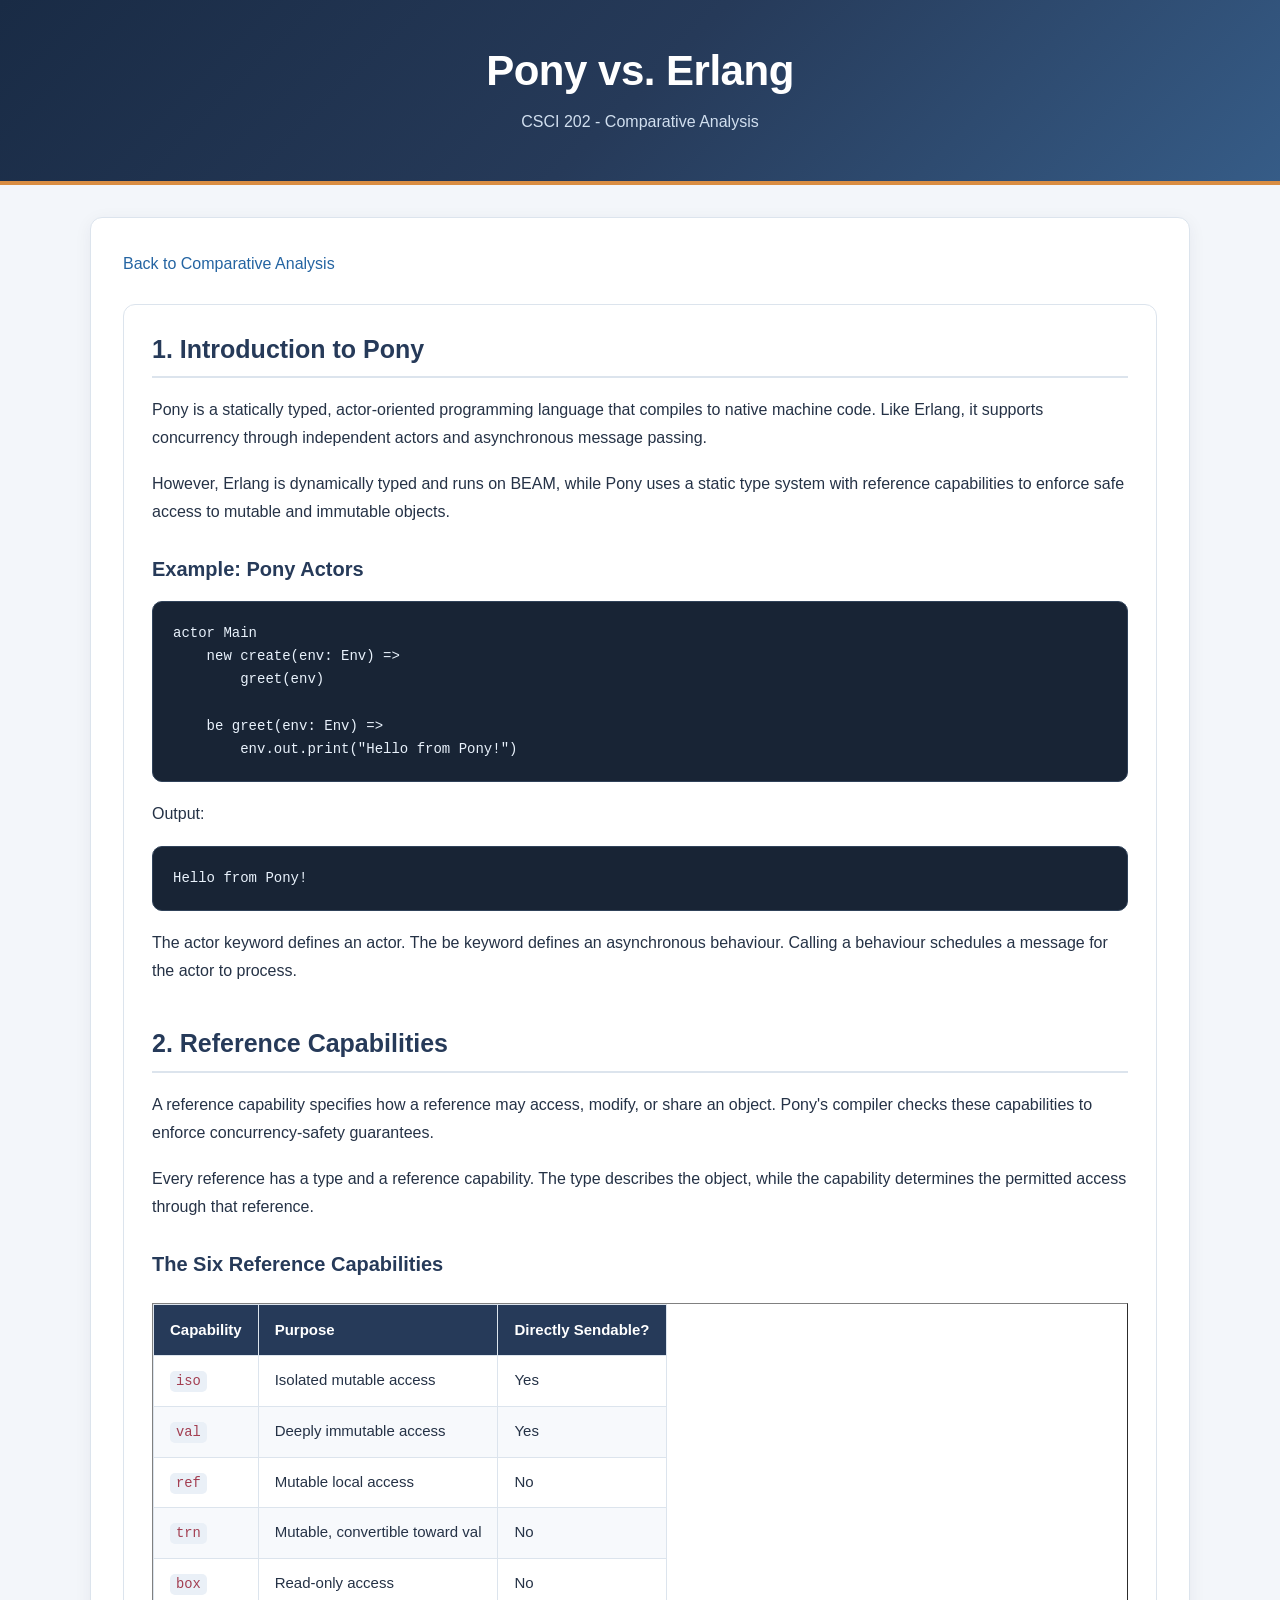
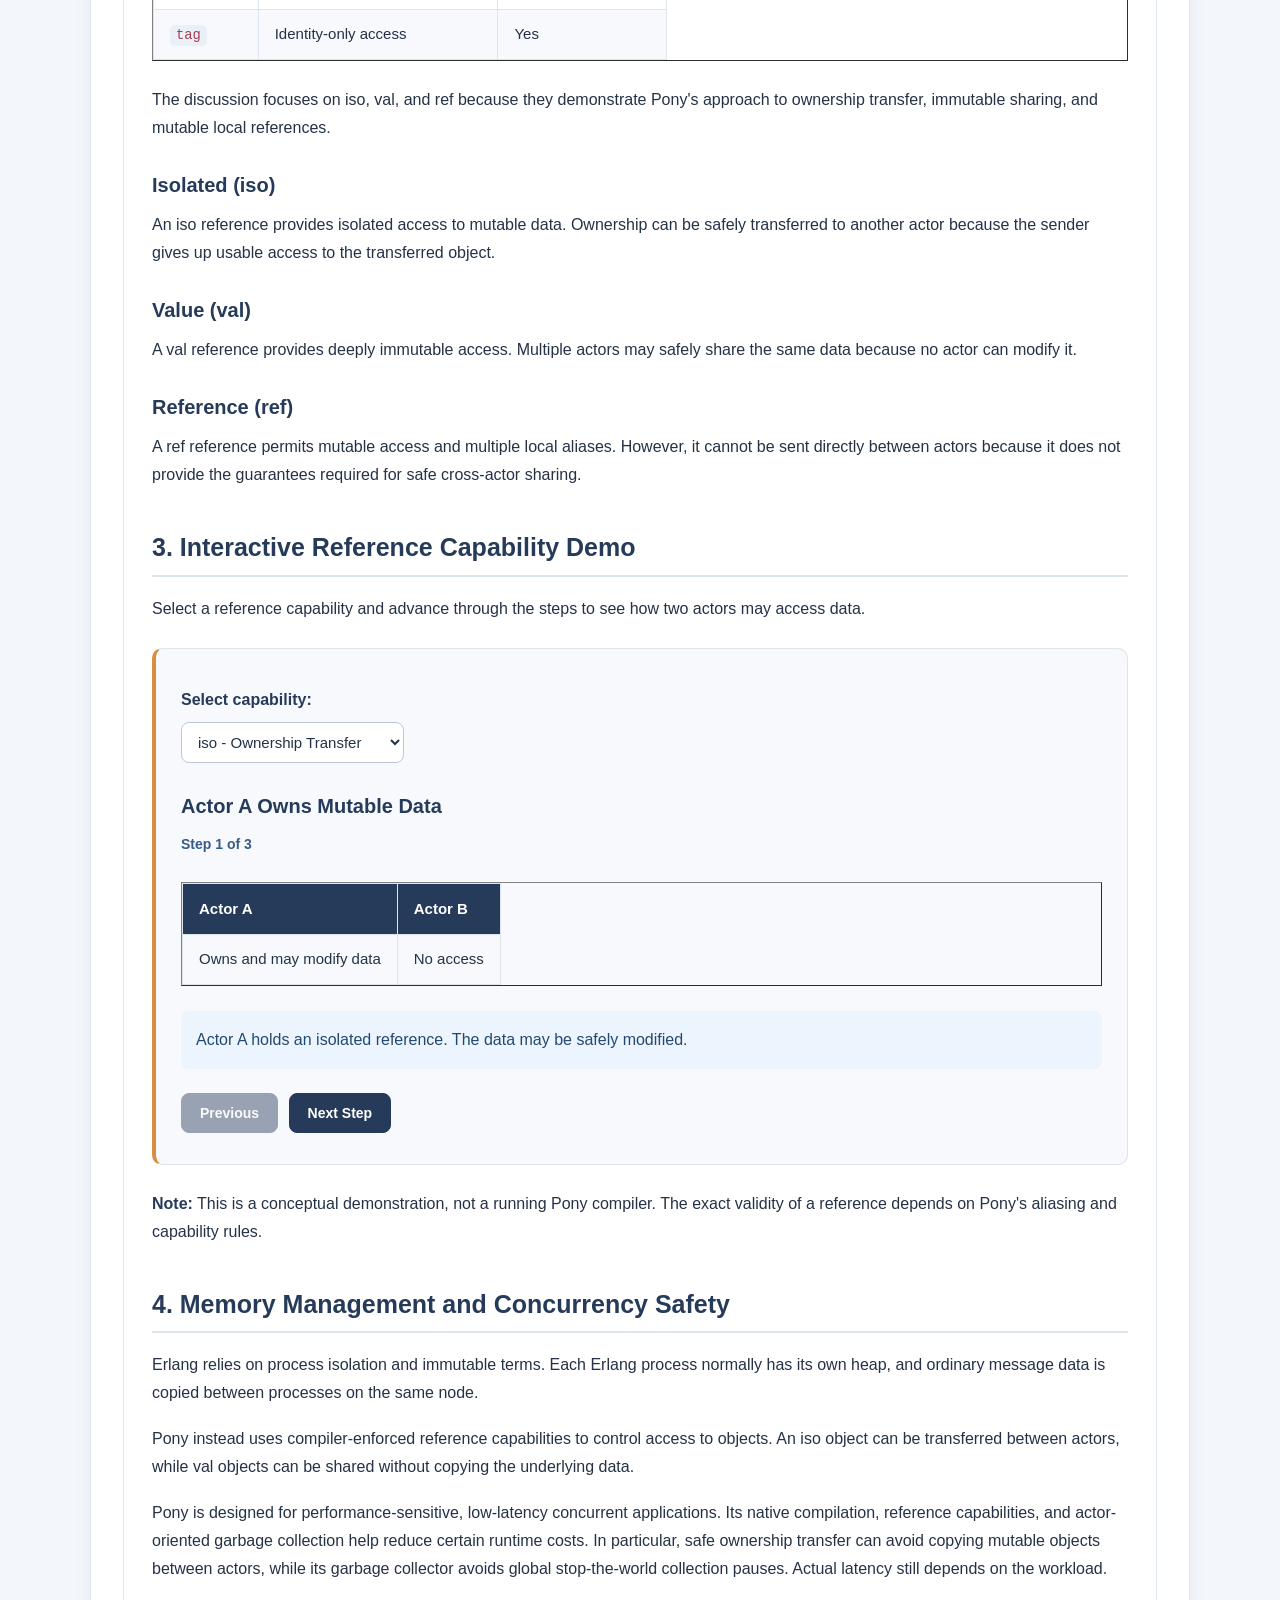
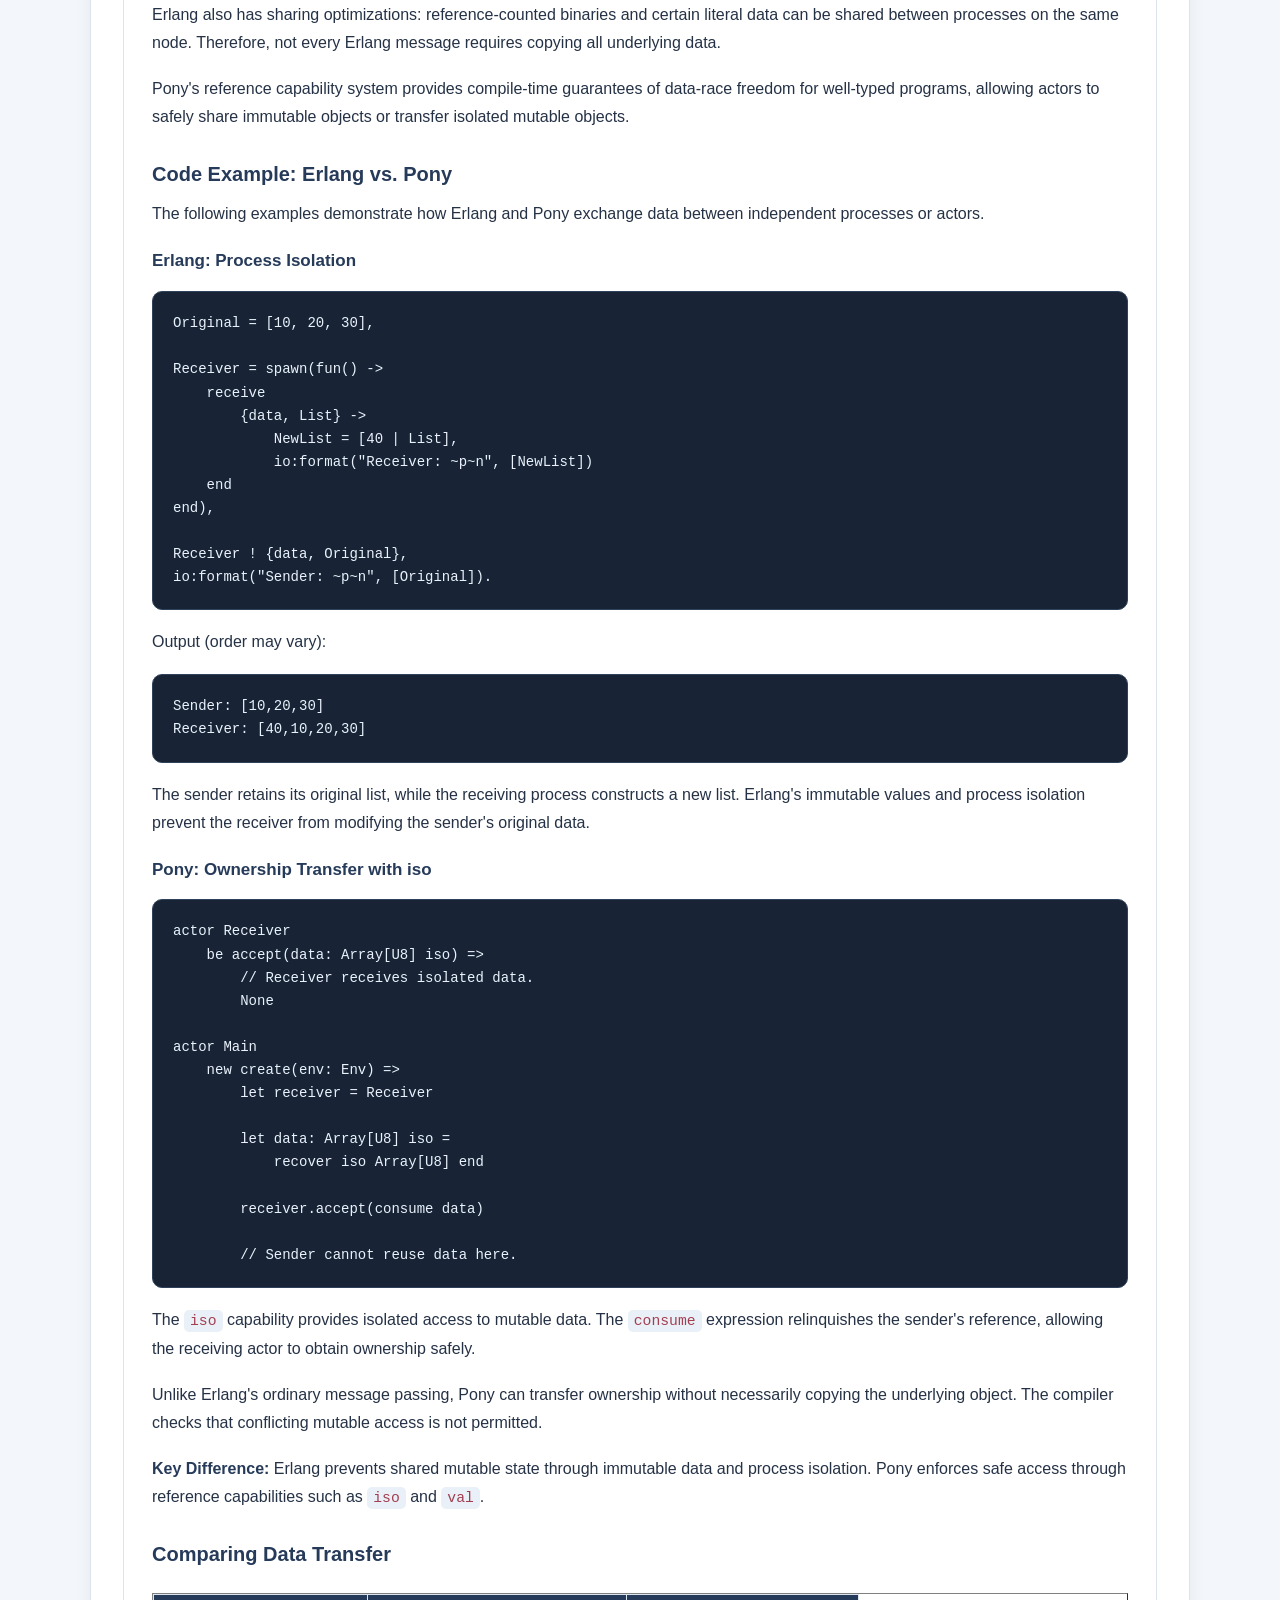
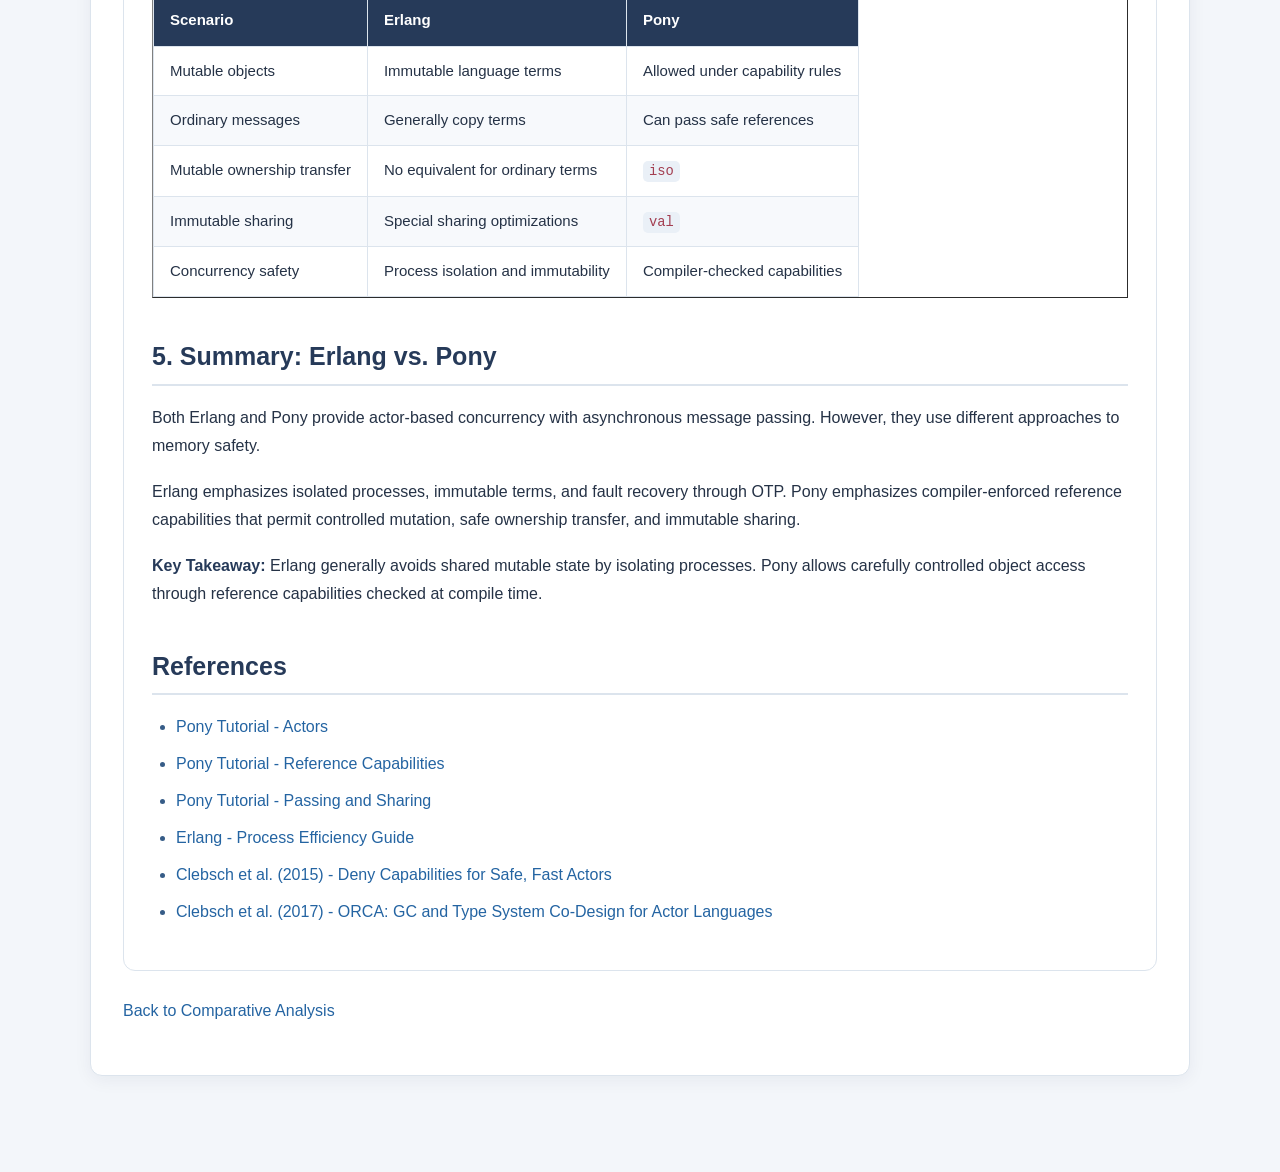
<file: sections/pony.html>
<!DOCTYPE html>
<html lang="en">
<head>
    <meta charset="UTF-8">
    <meta name="viewport"
          content="width=device-width, initial-scale=1.0">
    <title>Pony vs. Erlang - CSCI 202</title>
    <link rel="stylesheet" href="../style.css">
</head>

<body>
    <header>
        <h1>Pony vs. Erlang</h1>
        <p>CSCI 202 - Comparative Analysis</p>
    </header>

    <main>
        <a href="comparative-analysis.html">
            Back to Comparative Analysis
        </a>

        <section id="pony">

            <h2>1. Introduction to Pony</h2>

            <p>
                Pony is a statically typed,
                actor-oriented programming language
                that compiles to native machine code.
                Like Erlang, it supports concurrency
                through independent actors and
                asynchronous message passing.
            </p>

            <p>
                However, Erlang is dynamically typed
                and runs on BEAM, while Pony uses
                a static type system with reference
                capabilities to enforce safe access
                to mutable and immutable objects.
            </p>

            <h3>Example: Pony Actors</h3>

            <pre><code>actor Main
    new create(env: Env) =&gt;
        greet(env)

    be greet(env: Env) =&gt;
        env.out.print("Hello from Pony!")</code></pre>

            <p>Output:</p>
            <pre><code>Hello from Pony!</code></pre>

            <p>
                The actor keyword defines an actor.
                The be keyword defines an asynchronous
                behaviour. Calling a behaviour schedules
                a message for the actor to process.
            </p>

            <h2>2. Reference Capabilities</h2>

            <p>
                A reference capability specifies
                how a reference may access, modify,
                or share an object. Pony's compiler
                checks these capabilities to enforce
                concurrency-safety guarantees.
            </p>

            <p>
                Every reference has a type and
                a reference capability. The type
                describes the object, while the
                capability determines the permitted
                access through that reference.
            </p>

            <h3>The Six Reference Capabilities</h3>

            <table border="1" cellpadding="10">
                <thead>
                    <tr>
                        <th>Capability</th>
                        <th>Purpose</th>
                        <th>Directly Sendable?</th>
                    </tr>
                </thead>
                <tbody>
                    <tr>
                        <td><code>iso</code></td>
                        <td>Isolated mutable access</td>
                        <td>Yes</td>
                    </tr>
                    <tr>
                        <td><code>val</code></td>
                        <td>Deeply immutable access</td>
                        <td>Yes</td>
                    </tr>
                    <tr>
                        <td><code>ref</code></td>
                        <td>Mutable local access</td>
                        <td>No</td>
                    </tr>
                    <tr>
                        <td><code>trn</code></td>
                        <td>Mutable, convertible toward val</td>
                        <td>No</td>
                    </tr>
                    <tr>
                        <td><code>box</code></td>
                        <td>Read-only access</td>
                        <td>No</td>
                    </tr>
                    <tr>
                        <td><code>tag</code></td>
                        <td>Identity-only access</td>
                        <td>Yes</td>
                    </tr>
                </tbody>
            </table>

            <p>
                The discussion focuses on iso, val,
                and ref because they demonstrate
                Pony's approach to ownership transfer,
                immutable sharing, and mutable
                local references.
            </p>

            <h3>Isolated (iso)</h3>

            <p>
                An iso reference provides isolated
                access to mutable data. Ownership
                can be safely transferred to another
                actor because the sender gives up
                usable access to the transferred
                object.
            </p>

            <h3>Value (val)</h3>

            <p>
                A val reference provides deeply
                immutable access. Multiple actors
                may safely share the same data
                because no actor can modify it.
            </p>

            <h3>Reference (ref)</h3>

            <p>
                A ref reference permits mutable
                access and multiple local aliases.
                However, it cannot be sent directly
                between actors because it does not
                provide the guarantees required
                for safe cross-actor sharing.
            </p>

            <h2>3. Interactive Reference Capability Demo</h2>

            <p>
                Select a reference capability and
                advance through the steps to see
                how two actors may access data.
            </p>

            <div class="pony-demo">

                <label for="pony-capability">
                    Select capability:
                </label>

                <select id="pony-capability">
                    <option value="iso">
                        iso - Ownership Transfer
                    </option>
                    <option value="val">
                        val - Immutable Sharing
                    </option>
                    <option value="ref">
                        ref - Local Mutable Access
                    </option>
                </select>

                <h3 id="pony-step-title"></h3>

                <p id="pony-step-counter"></p>

                <table border="1" cellpadding="10">
                    <thead>
                        <tr>
                            <th>Actor A</th>
                            <th>Actor B</th>
                        </tr>
                    </thead>
                    <tbody>
                        <tr>
                            <td id="pony-actor-a"></td>
                            <td id="pony-actor-b"></td>
                        </tr>
                    </tbody>
                </table>

                <p id="pony-explanation"></p>

                <button id="pony-prev">Previous</button>
                <button id="pony-next">Next Step</button>

            </div>

            <p>
                <strong>Note:</strong>
                This is a conceptual demonstration,
                not a running Pony compiler.
                The exact validity of a reference
                depends on Pony's aliasing and
                capability rules.
            </p>

            <h2>4. Memory Management and Concurrency Safety</h2>

            <p>
                Erlang relies on process isolation
                and immutable terms. Each Erlang
                process normally has its own heap,
                and ordinary message data is copied
                between processes on the same node.
            </p>

            <p>
                Pony instead uses compiler-enforced
                reference capabilities to control
                access to objects. An iso object
                can be transferred between actors,
                while val objects can be shared
                without copying the underlying data.
            </p>

            <p>
                Pony is designed for performance-sensitive,
                low-latency concurrent applications.
                Its native compilation, reference capabilities,
                and actor-oriented garbage collection help
                reduce certain runtime costs. In particular,
                safe ownership transfer can avoid copying
                mutable objects between actors, while its
                garbage collector avoids global
                stop-the-world collection pauses.
                Actual latency still depends on the workload.
            </p>

            <p>
                Erlang also has sharing optimizations:
                reference-counted binaries and certain
                literal data can be shared between
                processes on the same node.
                Therefore, not every Erlang message
                requires copying all underlying data.
            </p>
            
            <p>
                Pony's reference capability system provides compile-time
                guarantees of data-race freedom for well-typed programs,
                allowing actors to safely share immutable objects or
                transfer isolated mutable objects.
            </p>
            
            <h3>Code Example: Erlang vs. Pony</h3>

            <p>
                The following examples demonstrate
                how Erlang and Pony exchange data
                between independent processes or actors.
            </p>

            <h4>Erlang: Process Isolation</h4>

            <pre><code>Original = [10, 20, 30],

Receiver = spawn(fun() -&gt;
    receive
        {data, List} -&gt;
            NewList = [40 | List],
            io:format("Receiver: ~p~n", [NewList])
    end
end),

Receiver ! {data, Original},
io:format("Sender: ~p~n", [Original]).</code></pre>

            <p>Output (order may vary):</p>

            <pre><code>Sender: [10,20,30]
Receiver: [40,10,20,30]</code></pre>

            <p>
                The sender retains its original list,
                while the receiving process constructs
                a new list. Erlang's immutable values
                and process isolation prevent the
                receiver from modifying the sender's
                original data.
            </p>

            <h4>Pony: Ownership Transfer with iso</h4>

            <pre><code>actor Receiver
    be accept(data: Array[U8] iso) =&gt;
        // Receiver receives isolated data.
        None

actor Main
    new create(env: Env) =&gt;
        let receiver = Receiver

        let data: Array[U8] iso =
            recover iso Array[U8] end

        receiver.accept(consume data)

        // Sender cannot reuse data here.</code></pre>

            <p>
                The <code>iso</code> capability provides
                isolated access to mutable data.
                The <code>consume</code> expression
                relinquishes the sender's reference,
                allowing the receiving actor to obtain
                ownership safely.
            </p>

            <p>
                Unlike Erlang's ordinary message passing,
                Pony can transfer ownership without
                necessarily copying the underlying object.
                The compiler checks that conflicting
                mutable access is not permitted.
            </p>

            <p>
                <strong>Key Difference:</strong>
                Erlang prevents shared mutable state
                through immutable data and process
                isolation. Pony enforces safe access
                through reference capabilities such
                as <code>iso</code> and
                <code>val</code>.
            </p>

            <h3>Comparing Data Transfer</h3>

            <table border="1" cellpadding="10">
                <thead>
                    <tr>
                        <th>Scenario</th>
                        <th>Erlang</th>
                        <th>Pony</th>
                    </tr>
                </thead>
                <tbody>
                    <tr>
                        <td>Mutable objects</td>
                        <td>Immutable language terms</td>
                        <td>Allowed under capability rules</td>
                    </tr>
                    <tr>
                        <td>Ordinary messages</td>
                        <td>Generally copy terms</td>
                        <td>Can pass safe references</td>
                    </tr>
                    <tr>
                        <td>Mutable ownership transfer</td>
                        <td>No equivalent for ordinary terms</td>
                        <td><code>iso</code></td>
                    </tr>
                    <tr>
                        <td>Immutable sharing</td>
                        <td>Special sharing optimizations</td>
                        <td><code>val</code></td>
                    </tr>
                    <tr>
                        <td>Concurrency safety</td>
                        <td>Process isolation and immutability</td>
                        <td>Compiler-checked capabilities</td>
                    </tr>
                </tbody>
            </table>

            <h2>5. Summary: Erlang vs. Pony</h2>

            <p>
                Both Erlang and Pony provide
                actor-based concurrency with
                asynchronous message passing.
                However, they use different
                approaches to memory safety.
            </p>

            <p>
                Erlang emphasizes isolated
                processes, immutable terms,
                and fault recovery through OTP.
                Pony emphasizes compiler-enforced
                reference capabilities that permit
                controlled mutation, safe ownership
                transfer, and immutable sharing.
            </p>

            <p>
                <strong>Key Takeaway:</strong>
                Erlang generally avoids shared
                mutable state by isolating processes.
                Pony allows carefully controlled
                object access through reference
                capabilities checked at compile time.
            </p>

            <h2>References</h2>

            <ul>
                <li>
                    <a href="https://tutorial.ponylang.io/types/actors"
                       target="_blank"
                       rel="noopener noreferrer">
                        Pony Tutorial - Actors
                    </a>
                </li>
                <li>
                    <a href="https://tutorial.ponylang.io/reference-capabilities/reference-capabilities"
                       target="_blank"
                       rel="noopener noreferrer">
                        Pony Tutorial - Reference Capabilities
                    </a>
                </li>
                <li>
                    <a href="https://tutorial.ponylang.io/reference-capabilities/passing-and-sharing"
                       target="_blank"
                       rel="noopener noreferrer">
                        Pony Tutorial - Passing and Sharing
                    </a>
                </li>
                <li>
                    <a href="https://www.erlang.org/doc/system/eff_guide_processes.html"
                       target="_blank"
                       rel="noopener noreferrer">
                        Erlang - Process Efficiency Guide
                    </a>
                </li>
                <li>
                    <a href="https://doi.org/10.1145/2824815.2824816"
                       target="_blank"
                       rel="noopener noreferrer">
                        Clebsch et al. (2015) -
                        Deny Capabilities for Safe, Fast Actors
                    </a>
                </li>

                <li>
                    <a href="https://doi.org/10.1145/3133896"
                       target="_blank"
                       rel="noopener noreferrer">
                        Clebsch et al. (2017) -
                        ORCA: GC and Type System Co-Design for Actor Languages
                    </a>
                </li>
            </ul>

        </section>

        <p>
            <a href="comparative-analysis.html">
                Back to Comparative Analysis
            </a>
        </p>
    </main>

    <script>
    (() => {
        const selector =
            document.getElementById("pony-capability");
        const title =
            document.getElementById("pony-step-title");
        const counter =
            document.getElementById("pony-step-counter");
        const actorA =
            document.getElementById("pony-actor-a");
        const actorB =
            document.getElementById("pony-actor-b");
        const explanation =
            document.getElementById("pony-explanation");
        const previous =
            document.getElementById("pony-prev");
        const next =
            document.getElementById("pony-next");

        const steps = {
            iso: [
                {
                    title: "Actor A Owns Mutable Data",
                    a: "Owns and may modify data",
                    b: "No access",
                    description:
                        "Actor A holds an isolated reference. " +
                        "The data may be safely modified."
                },
                {
                    title: "Transfer Ownership",
                    a: "Gives up access",
                    b: "Receives ownership",
                    description:
                        "An iso reference can be transferred. " +
                        "Actor A relinquishes usable access " +
                        "to the transferred object."
                },
                {
                    title: "Actor B Modifies Data",
                    a: "Cannot use transferred reference",
                    b: "May read and modify data",
                    description:
                        "Actor B can now modify the object " +
                        "without unsafe concurrent access " +
                        "from Actor A."
                }
            ],

            val: [
                {
                    title: "Immutable Data",
                    a: "May read data",
                    b: "No reference yet",
                    description:
                        "The object and its reachable data " +
                        "are deeply immutable."
                },
                {
                    title: "Share Immutable Reference",
                    a: "May read data",
                    b: "May read data",
                    description:
                        "The same immutable object may be " +
                        "shared between actors."
                },
                {
                    title: "Both Actors Read Safely",
                    a: "Read only",
                    b: "Read only",
                    description:
                        "Neither actor can modify the object, " +
                        "so sharing does not create a data race."
                }
            ],

            ref: [
                {
                    title: "Actor A Has Mutable Access",
                    a: "May read and modify",
                    b: "No access",
                    description:
                        "A ref permits mutable access and " +
                        "local aliases within Actor A."
                },
                {
                    title: "Attempt to Send ref",
                    a: "Retains local access",
                    b: "Cannot receive ref directly",
                    description:
                        "A ref is not a directly sendable " +
                        "capability between actors."
                },
                {
                    title: "Compiler Enforces the Rule",
                    a: "Can continue local modification",
                    b: "Direct transfer rejected",
                    description:
                        "The compiler prevents unsafe " +
                        "sharing of mutable references. " +
                        "Use iso or val where appropriate."
                }
            ]
        };

        let currentStep = 0;

        function renderPony() {
            const selectedSteps = steps[selector.value];
            const current = selectedSteps[currentStep];

            title.textContent = current.title;
            counter.textContent =
                `Step ${currentStep + 1} of ${selectedSteps.length}`;

            actorA.textContent = current.a;
            actorB.textContent = current.b;
            explanation.textContent = current.description;

            previous.disabled = currentStep === 0;

            next.textContent =
                currentStep === selectedSteps.length - 1
                    ? "Restart"
                    : "Next Step";
        }

        selector.addEventListener("change", () => {
            currentStep = 0;
            renderPony();
        });

        previous.addEventListener("click", () => {
            if (currentStep > 0) {
                currentStep--;
            }
            renderPony();
        });

        next.addEventListener("click", () => {
            const selectedSteps = steps[selector.value];

            currentStep =
                (currentStep + 1) % selectedSteps.length;

            renderPony();
        });

        renderPony();
    })();
    </script>

    <script src="../script.js"></script>
</body>
</html>
</file>
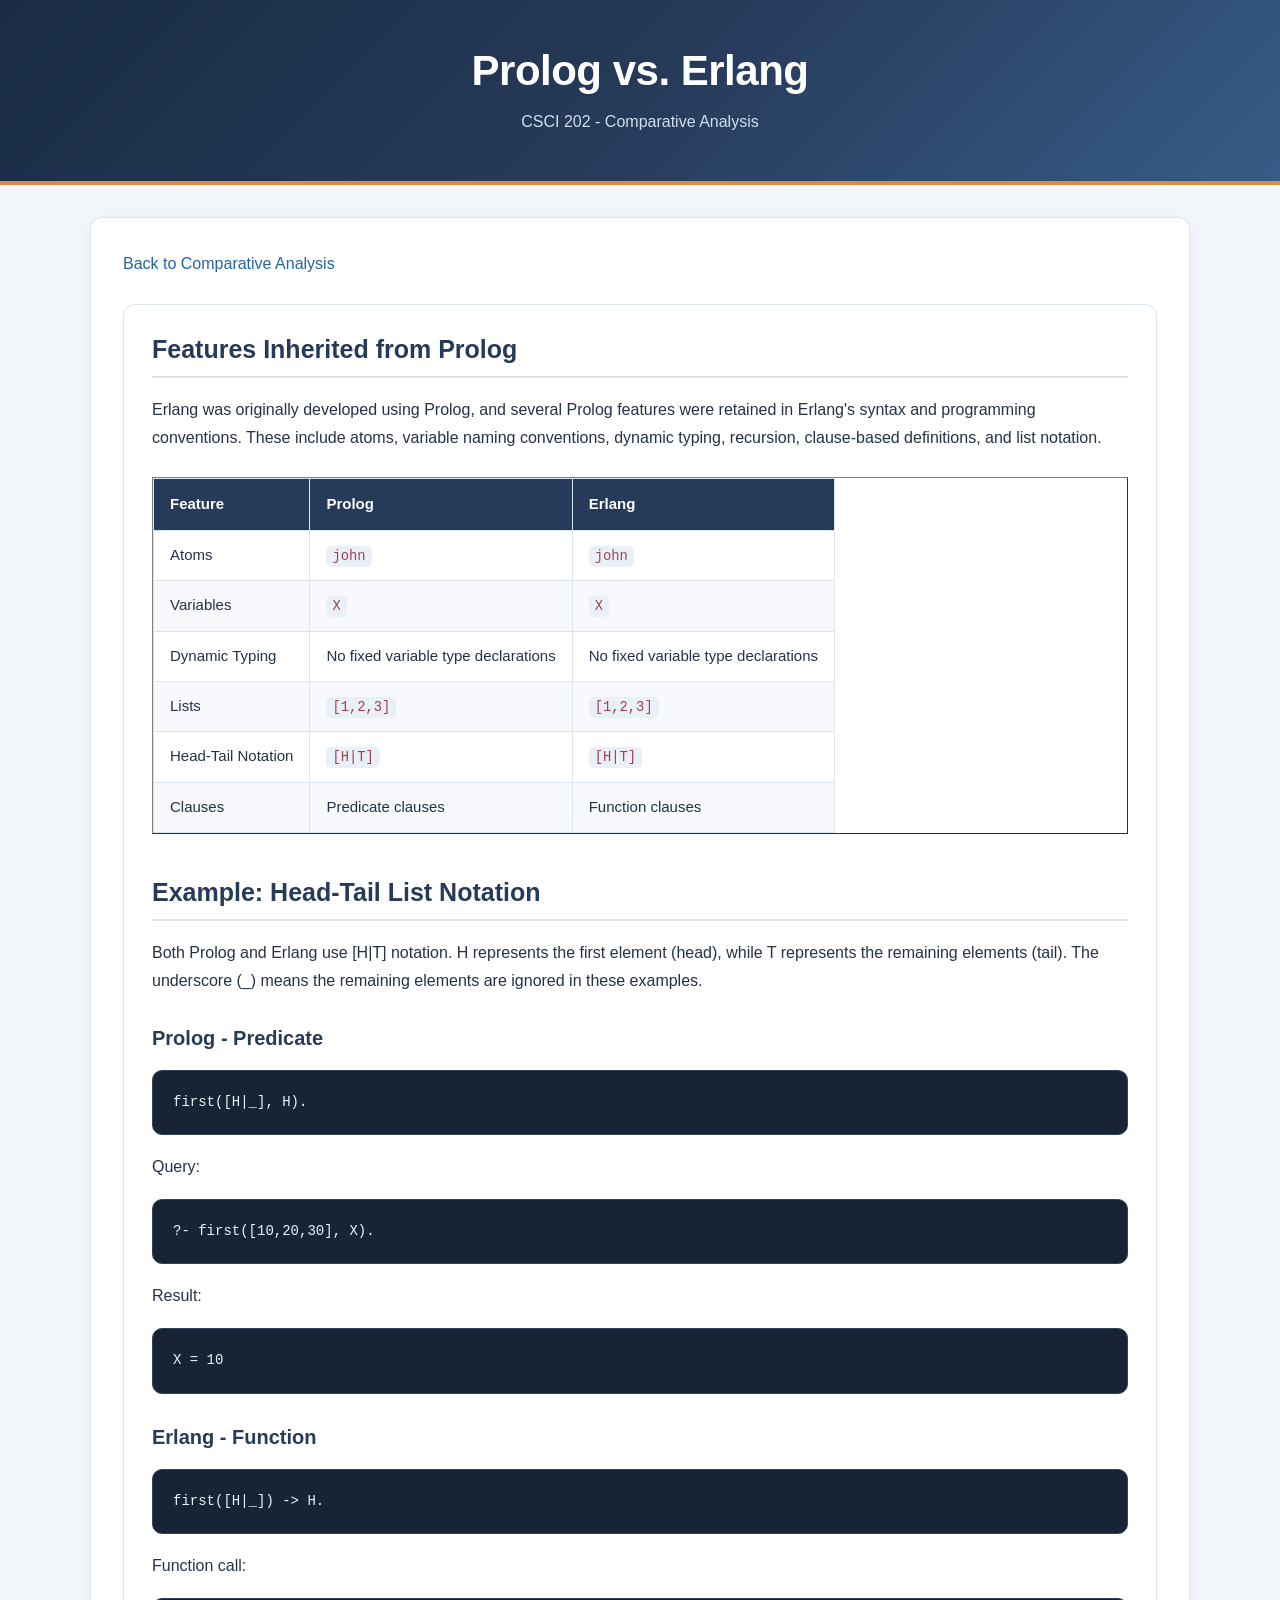
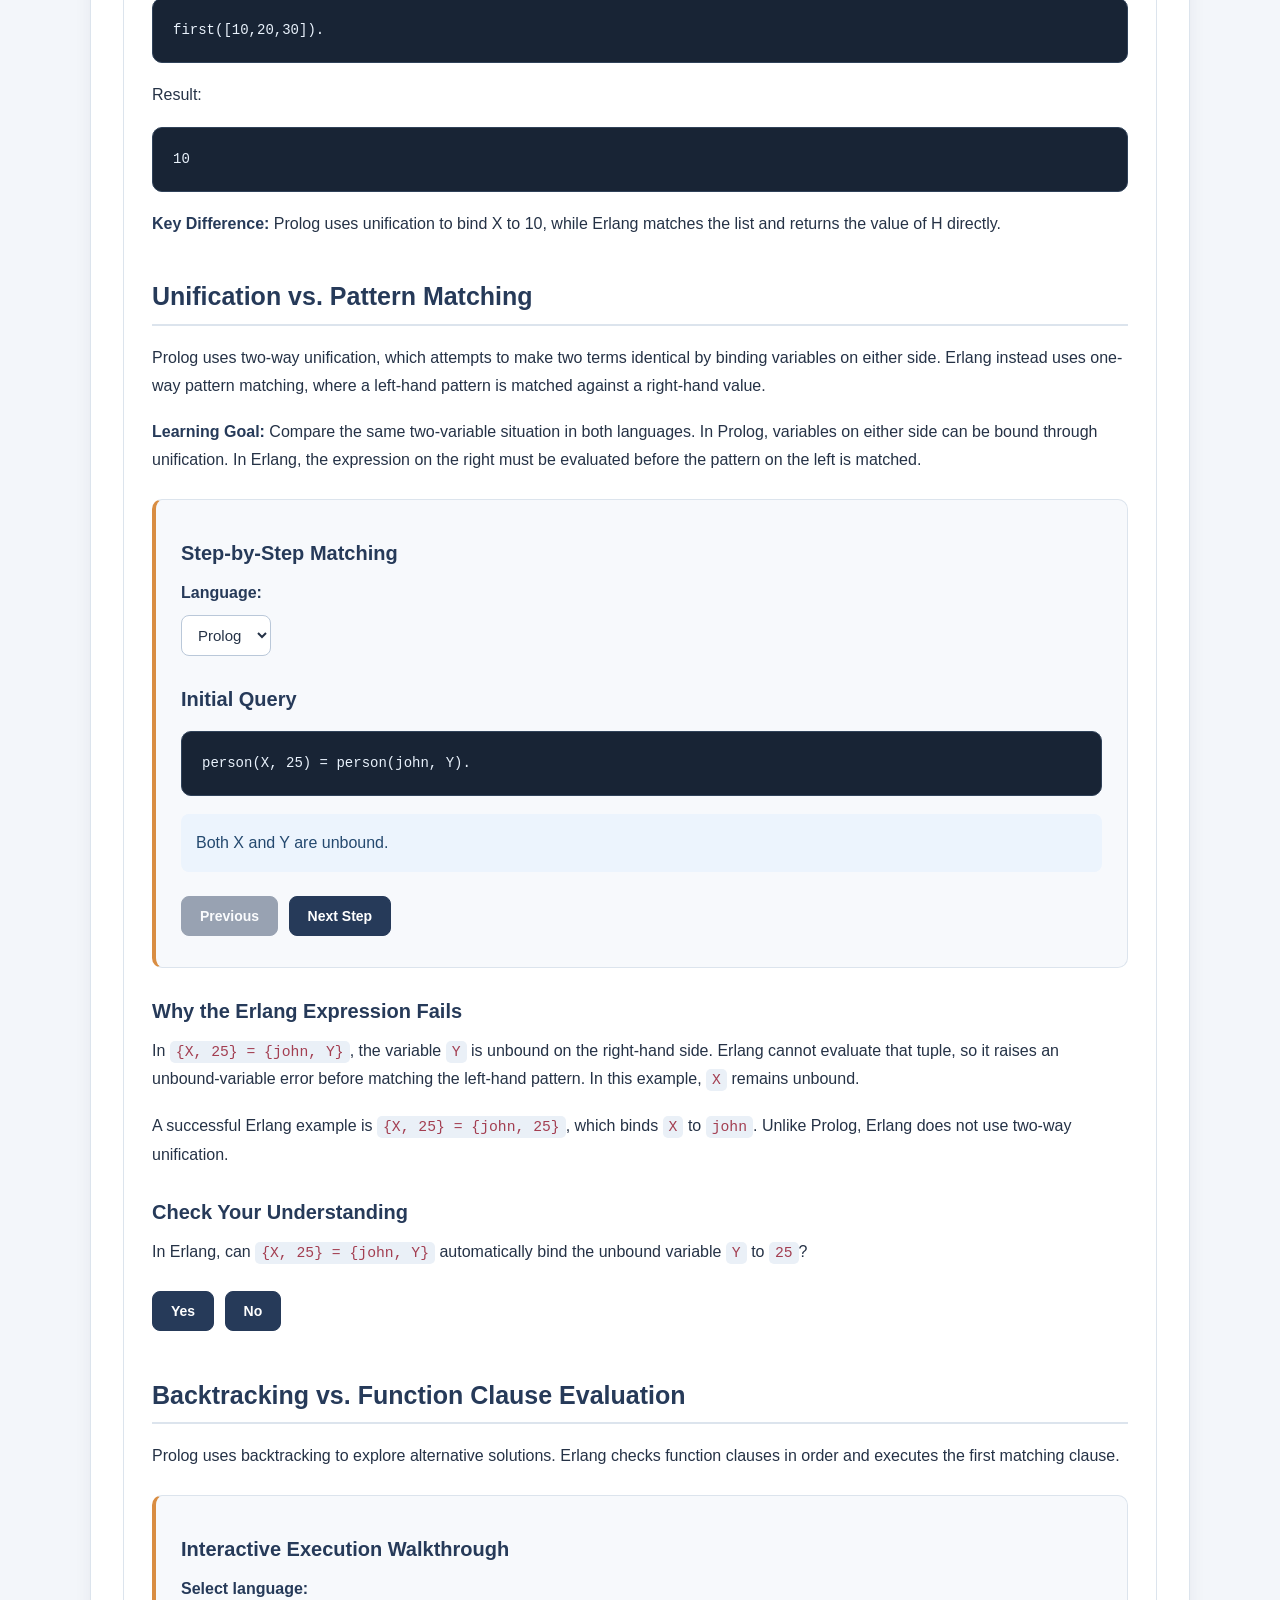
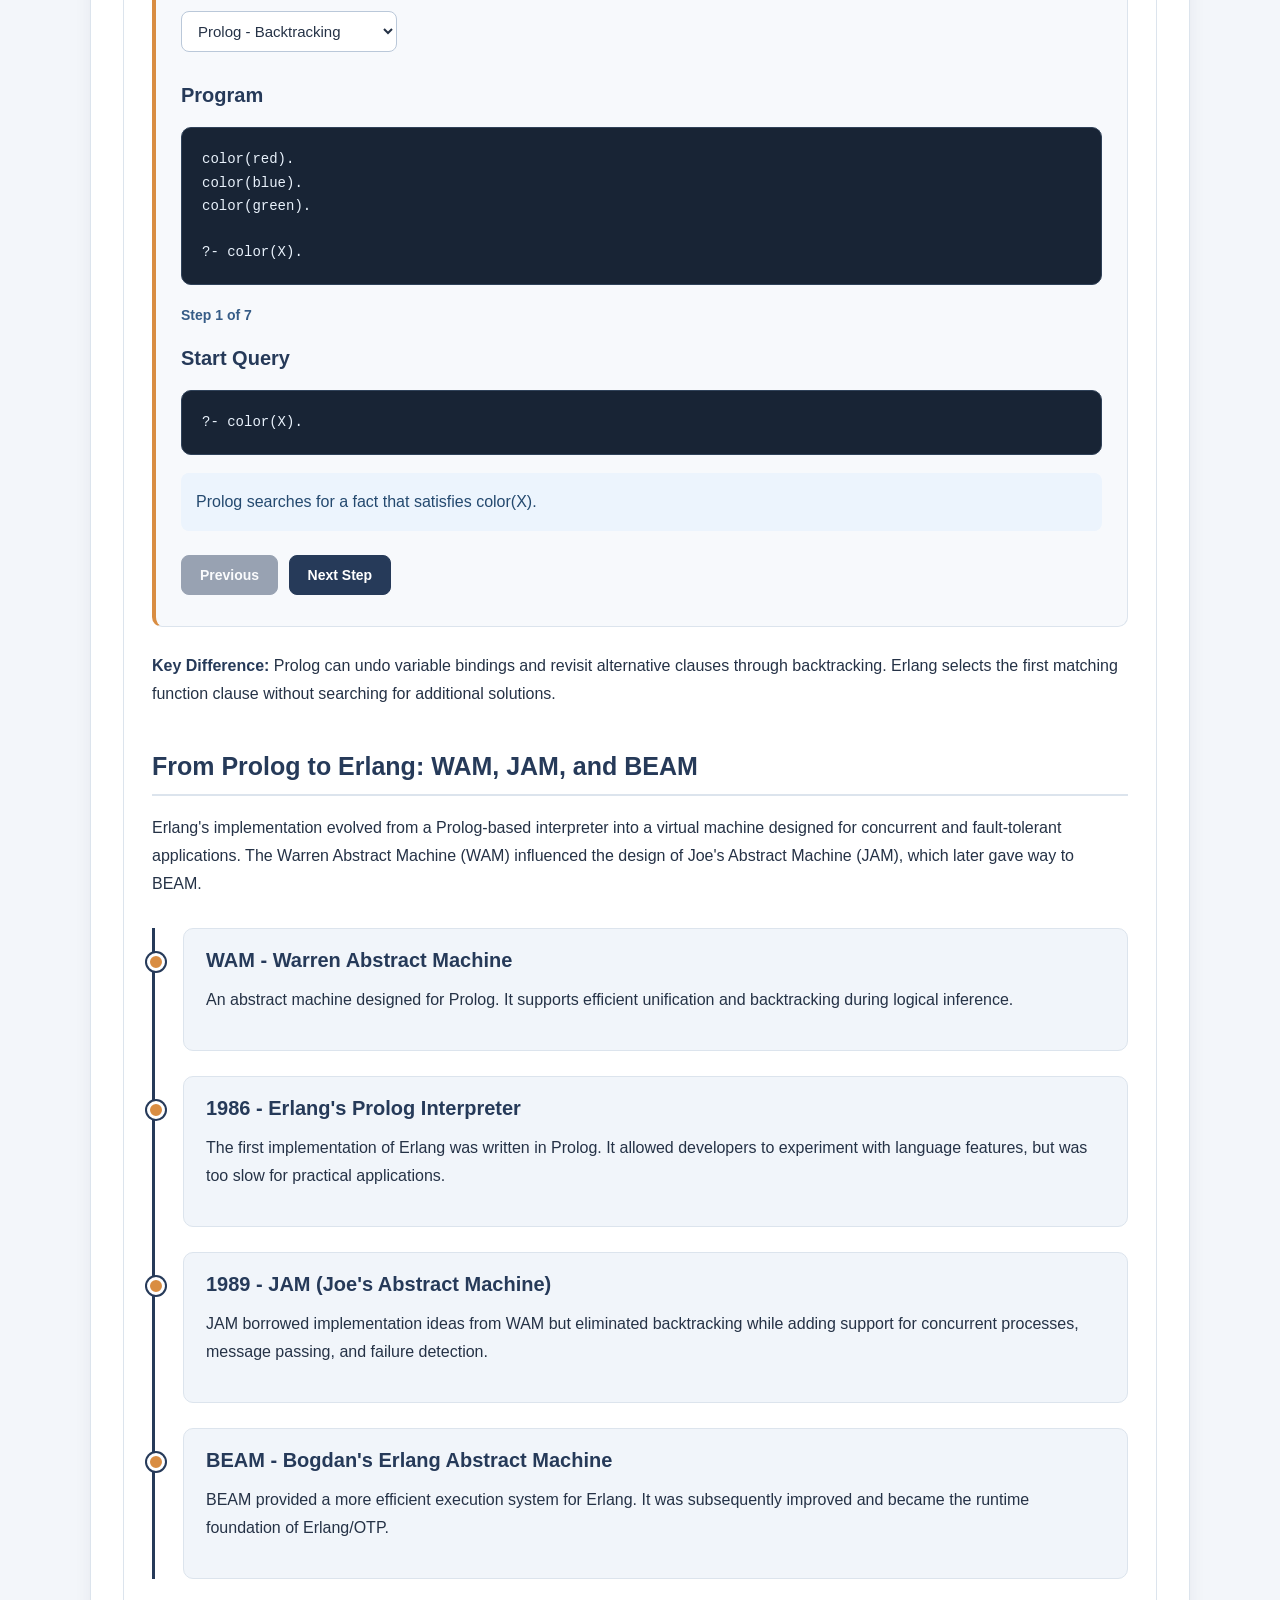
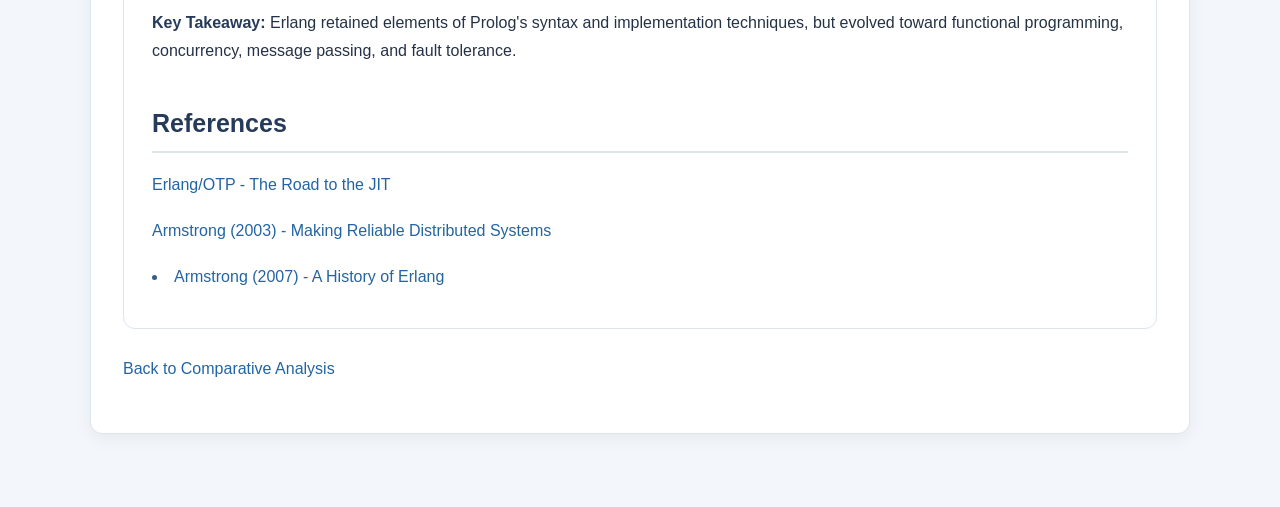
<file: sections/prolog.html>
<!DOCTYPE html>
<html lang="en">
<head>
    <meta charset="UTF-8">
    <meta name="viewport"
          content="width=device-width, initial-scale=1.0">
    <title>Prolog vs. Erlang - CSCI 202</title>
    <link rel="stylesheet" href="../style.css">
</head>

<body>
    <header>
        <h1>Prolog vs. Erlang</h1>
        <p>CSCI 202 - Comparative Analysis</p>
    </header>

    <main>
        <a href="comparative-analysis.html">
            Back to Comparative Analysis
        </a>

        <section id="prolog">

            <h2>Features Inherited from Prolog</h2>

            <p>
                Erlang was originally developed using Prolog,
                and several Prolog features were retained in
                Erlang's syntax and programming conventions.
                These include atoms, variable naming conventions,
                dynamic typing, recursion, clause-based definitions,
                and list notation.
            </p>

            <table border="1" cellpadding="10">
                <thead>
                    <tr>
                        <th>Feature</th>
                        <th>Prolog</th>
                        <th>Erlang</th>
                    </tr>
                </thead>
                <tbody>
                    <tr>
                        <td>Atoms</td>
                        <td><code>john</code></td>
                        <td><code>john</code></td>
                    </tr>
                    <tr>
                        <td>Variables</td>
                        <td><code>X</code></td>
                        <td><code>X</code></td>
                    </tr>
                    <tr>
                        <td>Dynamic Typing</td>
                        <td>No fixed variable type declarations</td>
                        <td>No fixed variable type declarations</td>
                    </tr>
                    <tr>
                        <td>Lists</td>
                        <td><code>[1,2,3]</code></td>
                        <td><code>[1,2,3]</code></td>
                    </tr>
                    <tr>
                        <td>Head-Tail Notation</td>
                        <td><code>[H|T]</code></td>
                        <td><code>[H|T]</code></td>
                    </tr>
                    <tr>
                        <td>Clauses</td>
                        <td>Predicate clauses</td>
                        <td>Function clauses</td>
                    </tr>
                </tbody>
            </table>

            <h2>Example: Head-Tail List Notation</h2>

            <p>
                Both Prolog and Erlang use [H|T] notation.
                H represents the first element (head), while
                T represents the remaining elements (tail).
                The underscore (_) means the remaining
                elements are ignored in these examples.
            </p>

            <h3>Prolog - Predicate</h3>

            <pre><code>first([H|_], H).</code></pre>

            <p>Query:</p>

            <pre><code>?- first([10,20,30], X).</code></pre>

            <p>Result:</p>

            <pre><code>X = 10</code></pre>

            <h3>Erlang - Function</h3>

            <pre><code>first([H|_]) -> H.</code></pre>

            <p>Function call:</p>

            <pre><code>first([10,20,30]).</code></pre>

            <p>Result:</p>

            <pre><code>10</code></pre>

            <p>
                <strong>Key Difference:</strong>
                Prolog uses unification to bind X to 10,
                while Erlang matches the list and returns
                the value of H directly.
            </p>

            <h2>Unification vs. Pattern Matching</h2>

            <p>
                Prolog uses two-way unification, which attempts
                to make two terms identical by binding variables
                on either side. Erlang instead uses one-way
                pattern matching, where a left-hand pattern
                is matched against a right-hand value.
            </p>

            
            <p>
                <strong>Learning Goal:</strong>
                Compare the same two-variable situation in
                both languages. In Prolog, variables on either
                side can be bound through unification. In Erlang,
                the expression on the right must be evaluated
                before the pattern on the left is matched.
            </p>

            <div class="matching-demo">

                <h3>Step-by-Step Matching</h3>

                <label for="language-choice">Language:</label>

                <select id="language-choice">
                    <option value="prolog">Prolog</option>
                    <option value="erlang">Erlang</option>
                </select>

                <h3 id="matching-title"></h3>

                <pre><code id="matching-expression"></code></pre>

                <p id="matching-explanation"></p>

                <button id="matching-prev">Previous</button>
                <button id="matching-next">Next Step</button>

            </div>

            <h3>Why the Erlang Expression Fails</h3>

            <p>
                In <code>{X, 25} = {john, Y}</code>,
                the variable <code>Y</code> is unbound
                on the right-hand side.
                Erlang cannot evaluate that tuple, so
                it raises an unbound-variable error
                before matching the left-hand pattern.
                In this example, <code>X</code>
                remains unbound.
            </p>

            <p>
                A successful Erlang example is
                <code>{X, 25} = {john, 25}</code>,
                which binds <code>X</code> to
                <code>john</code>.
                Unlike Prolog, Erlang does not use
                two-way unification.
            </p>

            <h3>Check Your Understanding</h3>

            <p>
                In Erlang, can
                <code>{X, 25} = {john, Y}</code>
                automatically bind the unbound
                variable <code>Y</code> to
                <code>25</code>?
            </p>

            <button type="button" id="matching-quiz-yes">
                Yes
            </button>

            <button type="button" id="matching-quiz-no">
                No
            </button>

            <p id="matching-quiz-feedback"
               role="status"
               aria-live="polite">
            </p>

            <h2>Backtracking vs. Function Clause Evaluation</h2>

            <p>
                Prolog uses backtracking to explore alternative
                solutions. Erlang checks function clauses in order
                and executes the first matching clause.
            </p>

            <div class="backtracking-demo">

                <h3>Interactive Execution Walkthrough</h3>

                <label for="trace-language">
                    Select language:
                </label>

                <select id="trace-language">
                    <option value="prolog">
                        Prolog - Backtracking
                    </option>
                    <option value="erlang">
                        Erlang - Clause Selection
                    </option>
                </select>

                <h3>Program</h3>

                <pre><code id="trace-program"></code></pre>

                <p id="trace-progress"></p>

                <h3 id="trace-title"></h3>

                <pre><code id="trace-code"></code></pre>

                <p id="trace-explanation"></p>

                <button id="trace-prev">Previous</button>
                <button id="trace-next">Next Step</button>

            </div>

            <p>
                <strong>Key Difference:</strong>
                Prolog can undo variable bindings and revisit
                alternative clauses through backtracking.
                Erlang selects the first matching function clause
                without searching for additional solutions.
            </p>

            <h2>From Prolog to Erlang: WAM, JAM, and BEAM</h2>

            <p>
                Erlang's implementation evolved from a Prolog-based
                interpreter into a virtual machine designed for
                concurrent and fault-tolerant applications.
                The Warren Abstract Machine (WAM) influenced
                the design of Joe's Abstract Machine (JAM),
                which later gave way to BEAM.
            </p>

            <div class="runtime-timeline">

                <div class="timeline-item">
                    <h3>WAM - Warren Abstract Machine</h3>
                    <p>
                        An abstract machine designed for Prolog.
                        It supports efficient unification and
                        backtracking during logical inference.
                    </p>
                </div>

                <div class="timeline-item">
                    <h3>1986 - Erlang's Prolog Interpreter</h3>
                    <p>
                        The first implementation of Erlang was
                        written in Prolog. It allowed developers
                        to experiment with language features,
                        but was too slow for practical applications.
                    </p>
                </div>

                <div class="timeline-item">
                    <h3>1989 - JAM (Joe's Abstract Machine)</h3>
                    <p>
                        JAM borrowed implementation ideas from
                        WAM but eliminated backtracking while
                        adding support for concurrent processes,
                        message passing, and failure detection.
                    </p>
                </div>

                <div class="timeline-item">
                    <h3>BEAM - Bogdan's Erlang Abstract Machine</h3>
                    <p>
                        BEAM provided a more efficient execution
                        system for Erlang. It was subsequently
                        improved and became the runtime
                        foundation of Erlang/OTP.
                    </p>
                </div>

            </div>

            <p>
                <strong>Key Takeaway:</strong>
                Erlang retained elements of Prolog's syntax
                and implementation techniques, but evolved
                toward functional programming, concurrency,
                message passing, and fault tolerance.
            </p>

            <h2>References</h2>

            <p>
                <a href="https://www.erlang.org/blog/the-road-to-the-jit/"
                   target="_blank"
                   rel="noopener noreferrer">
                    Erlang/OTP - The Road to the JIT
                </a>
            </p>

            <p>
                <a href="https://erlang.org/download/armstrong_thesis_2003.pdf"
                   target="_blank"
                   rel="noopener noreferrer">
                    Armstrong (2003) -
                    Making Reliable Distributed Systems
                </a>
            </p>
            <li>
                <a href="https://doi.org/10.1145/1238844.1238850"
                   target="_blank"
                   rel="noopener noreferrer">
                    Armstrong (2007) - A History of Erlang
                </a>
            </li>

        </section>

        <p>
            <a href="comparative-analysis.html">
                Back to Comparative Analysis
            </a>
        </p>
    </main>

    <script src="../script.js"></script>
</body>
</html>
</file>
<file: style.css>
/* ==========================================
   CSCI 202 - ERLANG INTERACTIVE TUTORIAL
   Shared Website Stylesheet
   ========================================== */

/* 1. DESIGN VARIABLES */

:root {
    --primary: #263a59;
    --primary-dark: #192b45;
    --primary-light: #365c87;

    --accent: #d98d42;

    --background: #f3f6fa;
    --surface: #ffffff;

    --text: #253246;
    --text-muted: #65758a;

    --border: #dce4ed;
    --code-background: #182435;
    --code-text: #e9f2fc;

    --highlight: #ecf4fd;
    --success: #287650;

    --radius: 12px;
    --shadow: 0 4px 18px rgba(20, 42, 73, 0.06);
}

/* 2. GLOBAL PAGE STYLING */

* {
    box-sizing: border-box;
}

html {
    scroll-behavior: smooth;
}

body {
    margin: 0;
    padding: 0;

    font-family:
        "Segoe UI",
        Arial,
        sans-serif;

    font-size: 16px;
    line-height: 1.75;

    background: var(--background);
    color: var(--text);
}

/* 3. PAGE HEADER */

header {
    background: linear-gradient(
        135deg,
        var(--primary-dark),
        var(--primary),
        var(--primary-light)
    );

    color: white;
    padding: 45px 25px;
    text-align: center;

    border-bottom: 4px solid var(--accent);
}

header h1 {
    font-size: clamp(28px, 4vw, 42px);
    line-height: 1.25;
    margin: 0 0 10px;
    letter-spacing: -0.5px;
}

header p {
    margin: 0;
    font-size: 16px;
    color: #d1dfef;
}

/* 4. MAIN CONTENT */

main {
    width: min(1100px, calc(100% - 32px));
    margin: 32px auto 60px;
    padding: 32px;

    background: var(--surface);
    border: 1px solid var(--border);
    border-radius: var(--radius);
    box-shadow: var(--shadow);
}

/* 5. TYPOGRAPHY */


h1, h2, h3, h4 {
    line-height: 1.35;
    color: var(--primary);
}

/* White headings inside the dark header */
header h1,
header h2,
header h3,
header h4 {
    color: #ffffff;
}

h2 {
    font-size: 25px;
    margin-top: 42px;
    margin-bottom: 18px;

    padding-bottom: 10px;
    border-bottom: 2px solid var(--border);
}

h3 {
    font-size: 20px;
    margin-top: 30px;
    margin-bottom: 12px;
}

h4 {
    font-size: 17px;
    margin-top: 22px;
    margin-bottom: 10px;
}

p {
    margin: 12px 0 18px;
}

strong {
    color: var(--primary);
}

/* 6. LINKS */

a {
    color: #2464a2;
    text-decoration: none;
    font-weight: 500;
}

a:hover {
    color: #153f6d;
    text-decoration: underline;
}

/* 7. CONTENT SECTIONS */

section {
    margin-top: 26px;
    margin-bottom: 26px;
    padding: 28px;

    border: 1px solid var(--border);
    border-radius: var(--radius);

    background: var(--surface);
}

section > h2:first-child {
    margin-top: 0;
}

/* 8. NAVIGATION */

nav {
    display: flex;
    flex-wrap: wrap;
    gap: 12px;
    margin: 24px 0;
}

nav a {
    display: inline-block;
    padding: 10px 18px;

    background: var(--primary);
    color: white;

    border-radius: 8px;
    font-weight: 600;

    transition:
        background 0.2s ease,
        transform 0.2s ease;
}

nav a:hover {
    background: var(--primary-light);
    color: white;
    text-decoration: none;
    transform: translateY(-2px);
}

/* 9. TABLES */

table {
    width: 100%;
    max-width: 100%;

    border-collapse: collapse;
    margin: 25px 0;

    font-size: 15px;
    line-height: 1.5;

    display: block;
    overflow-x: auto;
    overscroll-behavior-x: contain;
}

th {
    background: var(--primary);
    color: white;

    text-align: left;
    padding: 14px 16px;
    font-weight: 600;
}

td {
    padding: 13px 16px;
    border-bottom: 1px solid var(--border);
    vertical-align: top;
}

tr:nth-child(even) td {
    background: #f7f9fc;
}

tr:hover td {
    background: #edf3fa;
}

th, td {
    border: 1px solid var(--border);
}

/* 10. CODE BLOCKS */

pre {
    background: var(--code-background);
    color: var(--code-text);

    padding: 20px;
    margin: 18px 0;

    border-radius: 10px;
    border: 1px solid #304259;

    overflow-x: auto;

    font-family:
        Consolas,
        "Courier New",
        monospace;

    font-size: 14px;
    line-height: 1.65;
    tab-size: 4;
}

pre code {
    background: transparent;
    color: inherit;
    padding: 0;
    border: 0;
    font-size: inherit;
}

/* Inline code */

:not(pre) > code {
    background: #eaf0f7;
    color: #a33e51;

    padding: 3px 6px;
    border-radius: 5px;

    font-family:
        Consolas,
        "Courier New",
        monospace;

    font-size: 0.92em;
}

/* 11. BUTTONS */

button {
    appearance: none;

    background: var(--primary);
    color: white;

    border: 1px solid var(--primary);
    border-radius: 8px;

    padding: 11px 18px;
    margin: 6px 6px 6px 0;

    font-family: inherit;
    font-size: 14px;
    font-weight: 600;

    cursor: pointer;

    transition:
        background 0.2s ease,
        transform 0.2s ease;
}

button:hover:not(:disabled) {
    background: var(--primary-light);
    transform: translateY(-1px);
}

button:disabled {
    opacity: 0.45;
    cursor: not-allowed;
}

/* 12. DROPDOWN SELECTORS */

select {
    max-width: 100%;

    background: white;
    color: var(--text);

    border: 1px solid #bac8d9;
    border-radius: 8px;

    padding: 10px 12px;
    margin: 8px 0 15px;

    font-family: inherit;
    font-size: 15px;
}

select:focus,
button:focus-visible,
a:focus-visible {
    outline: 3px solid #88b5e5;
    outline-offset: 2px;
}

label {
    display: block;
    font-weight: 600;
    margin-top: 12px;
    color: var(--primary);
}

/* 13. INTERACTIVE DEMONSTRATIONS */

.matching-demo,
.backtracking-demo,
.supervision-demo,
.pony-demo {
    background: #f7f9fc;

    border: 1px solid var(--border);
    border-left: 4px solid var(--accent);

    border-radius: 10px;

    padding: 25px;
    margin: 25px 0;
}

.matching-demo h3,
.matching-demo h4,
.backtracking-demo h3,
.backtracking-demo h4,
.supervision-demo h3,
.supervision-demo h4,
.pony-demo h3,
.pony-demo h4 {
    margin-top: 15px;
}

/* Step counters */

#trace-progress,
#pony-step-counter {
    color: var(--primary-light);
    font-size: 14px;
    font-weight: 700;
}

/* Execution explanations */

#matching-explanation,
#trace-explanation,
#supervision-explanation,
#pony-explanation {
    background: var(--highlight);

    border-radius: 8px;
    padding: 15px;

    color: #24496f;
}

/* Results */

#supervision-result {
    border-left: 4px solid var(--success);
}

/* 14. RUNTIME TIMELINE */

.runtime-timeline {
    border-left: 3px solid var(--primary);

    margin: 30px 0;
    padding-left: 28px;
}

.timeline-item {
    position: relative;

    margin-bottom: 25px;
    padding: 18px 22px;

    background: #f1f5fa;
    border: 1px solid var(--border);
    border-radius: 10px;
}

.timeline-item::before {
    content: "";

    position: absolute;
    left: -37px;
    top: 24px;

    width: 12px;
    height: 12px;

    background: var(--accent);
    border: 3px solid white;
    border-radius: 50%;

    box-shadow: 0 0 0 2px var(--primary);
}

.timeline-item h3,
.timeline-item h4 {
    margin-top: 0;
}

/* 15. LISTS */

ul, ol {
    padding-left: 24px;
}

li {
    margin-bottom: 9px;
}

li::marker {
    color: var(--primary-light);
}

/* 16. HORIZONTAL RULES */

hr {
    border: 0;
    border-top: 1px solid var(--border);
    margin: 30px 0;
}

/* 17. MOBILE RESPONSIVENESS */

@media (max-width: 700px) {

    body {
        font-size: 15px;
    }

    header {
        padding: 30px 16px;
    }

    main {
        width: calc(100% - 20px);
        padding: 17px;
        margin-top: 15px;
    }

    section {
        padding: 16px;
    }

    h2 {
        font-size: 21px;
    }

    h3 {
        font-size: 18px;
    }

    pre {
        padding: 14px;
        font-size: 12px;
    }

    table {
        font-size: 13px;
    }

    th, td {
        padding: 10px;
    }

    button {
        padding: 10px 13px;
    }

    .matching-demo,
    .backtracking-demo,
    .supervision-demo,
    .pony-demo {
        padding: 16px;
    }

    nav {
        flex-direction: column;
    }

    nav a {
        text-align: center;
    }
}

/* 18. REDUCED MOTION ACCESSIBILITY */

@media (prefers-reduced-motion: reduce) {
    html {
        scroll-behavior: auto;
    }

    *,
    *::before,
    *::after {
        transition: none !important;
        animation: none !important;
    }
}
</file>
